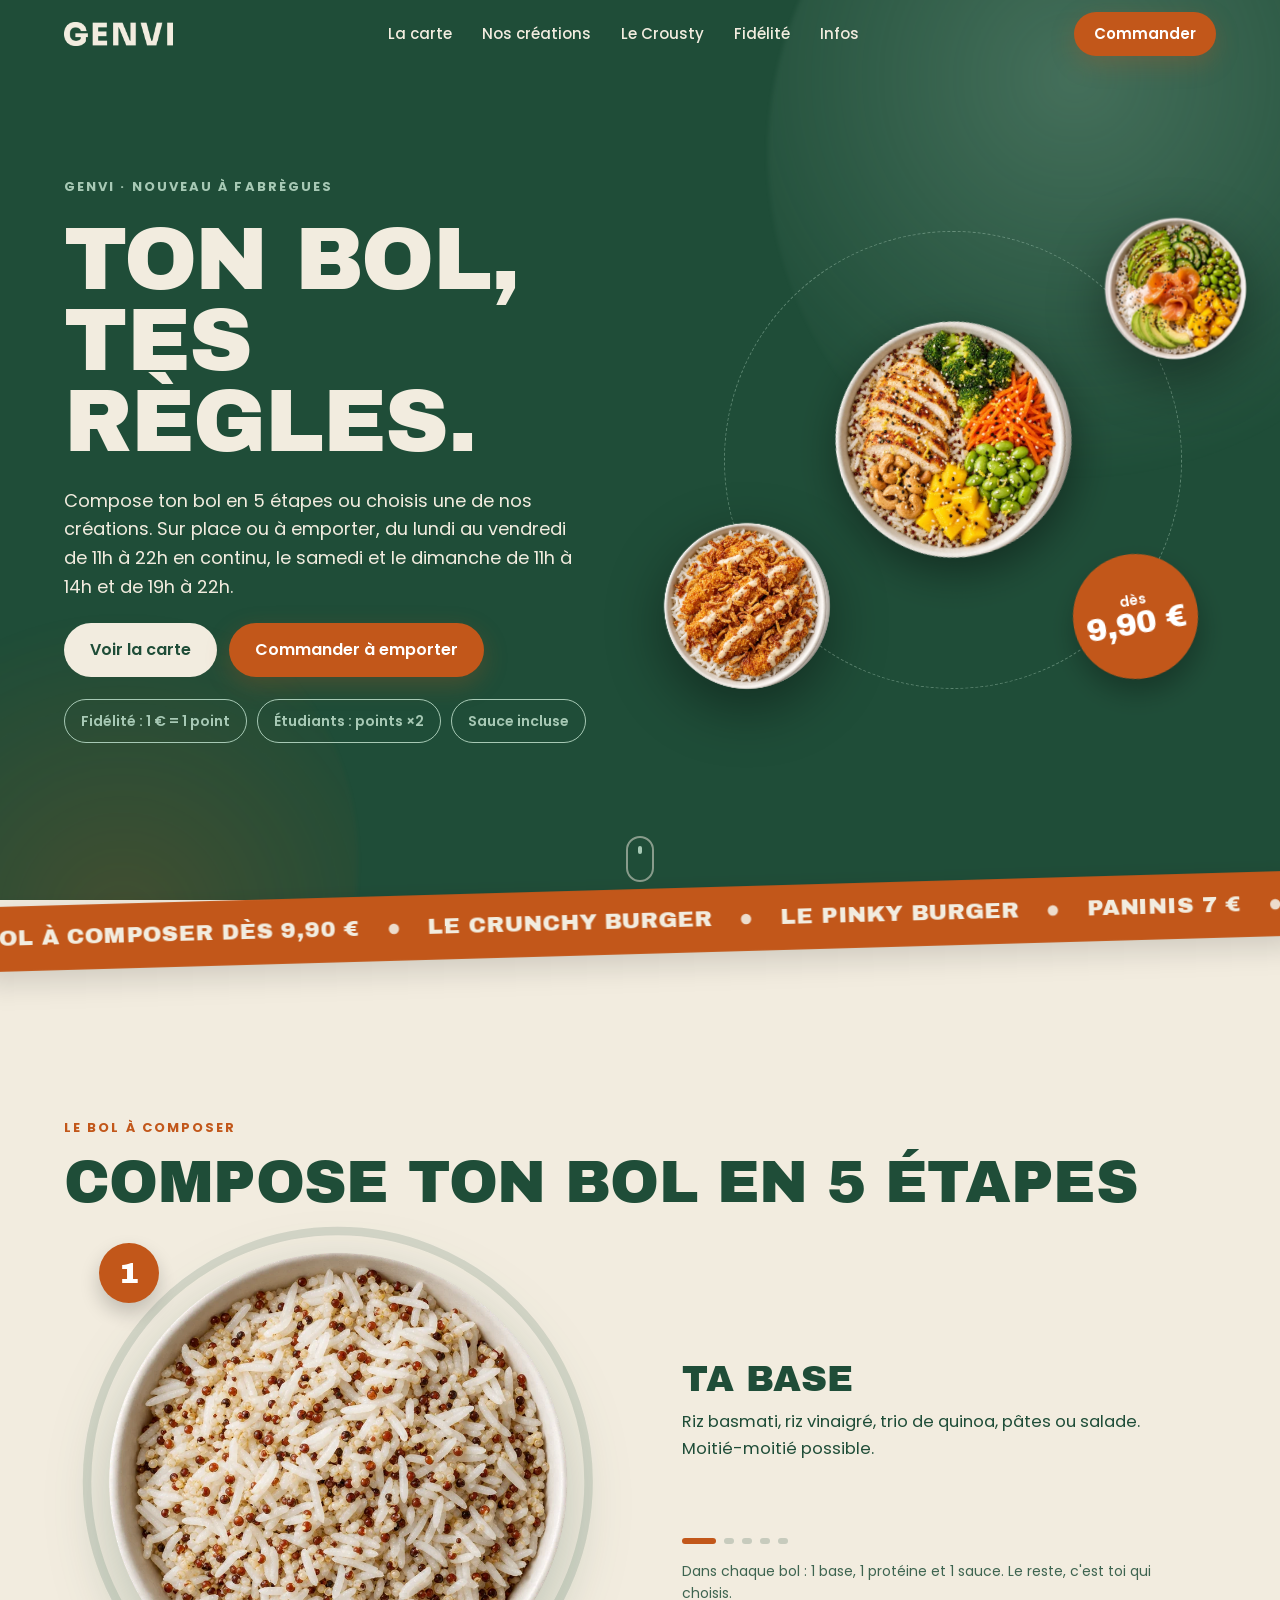
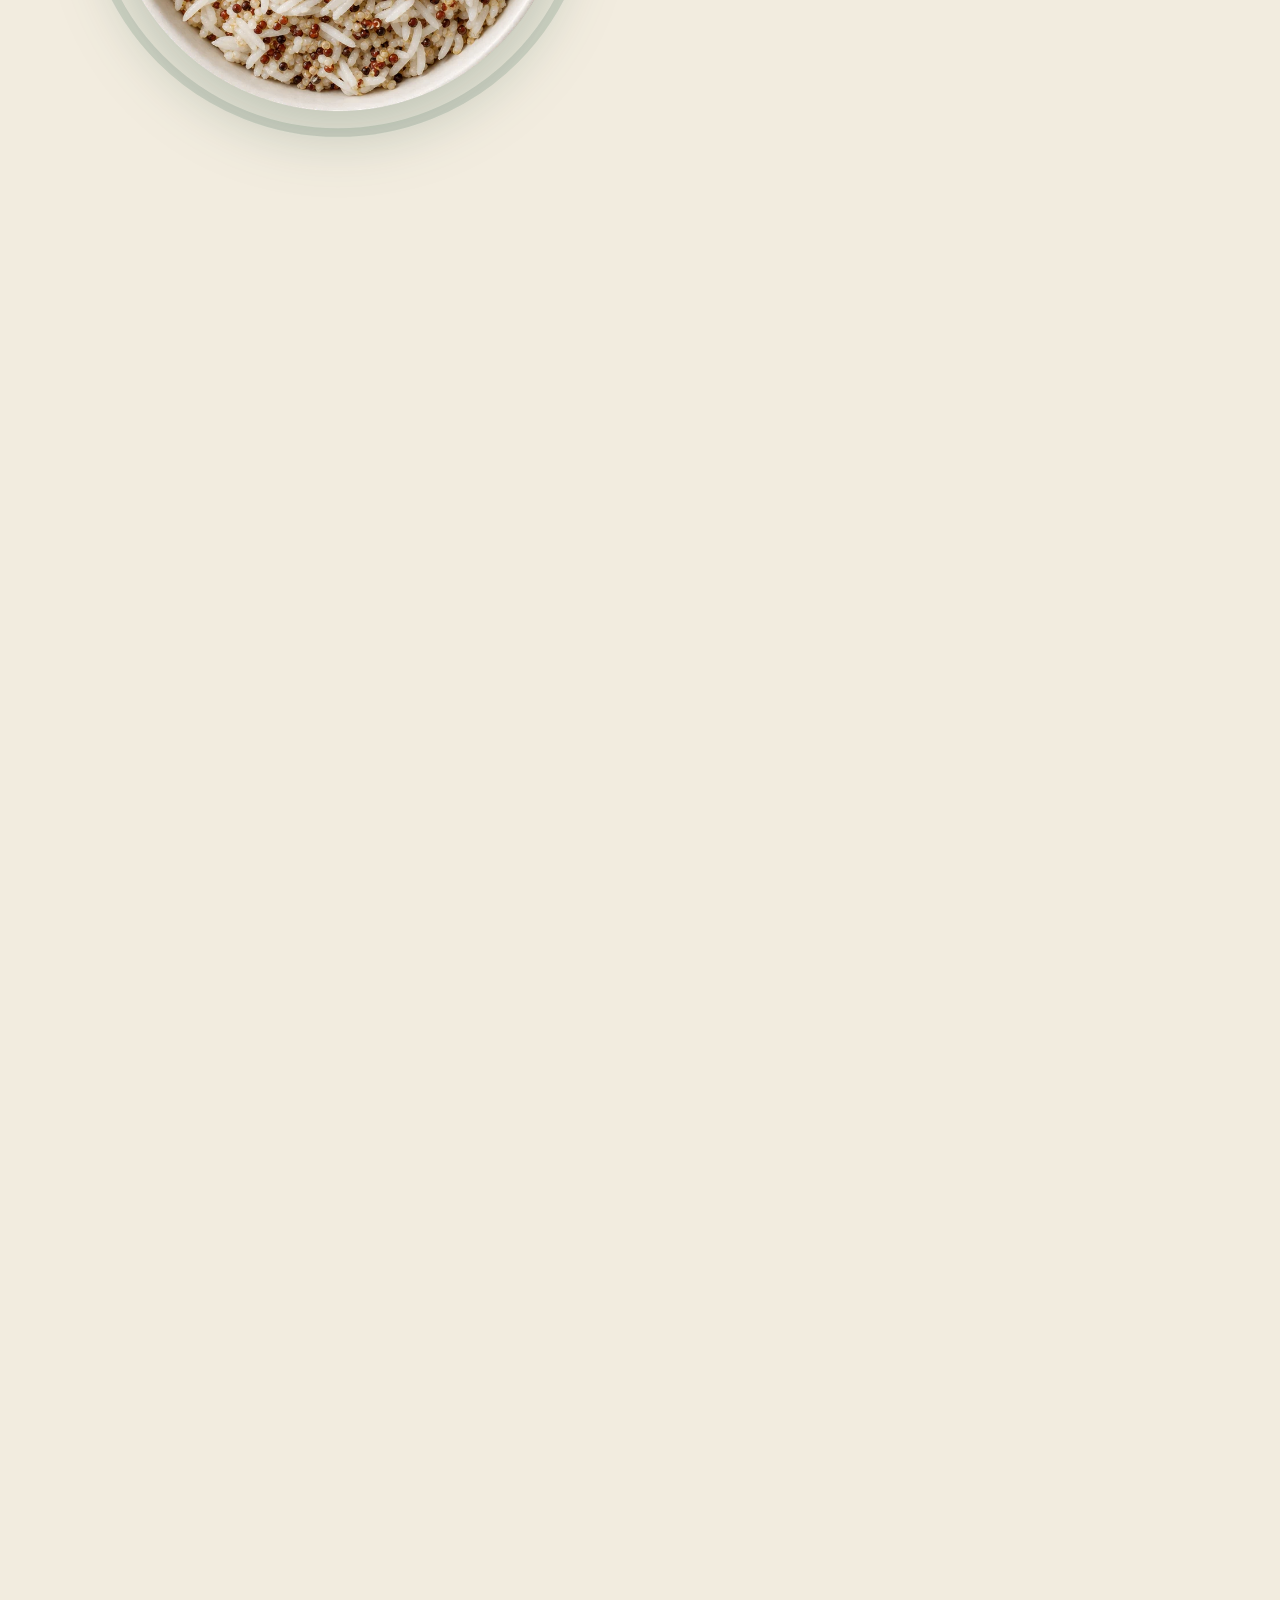
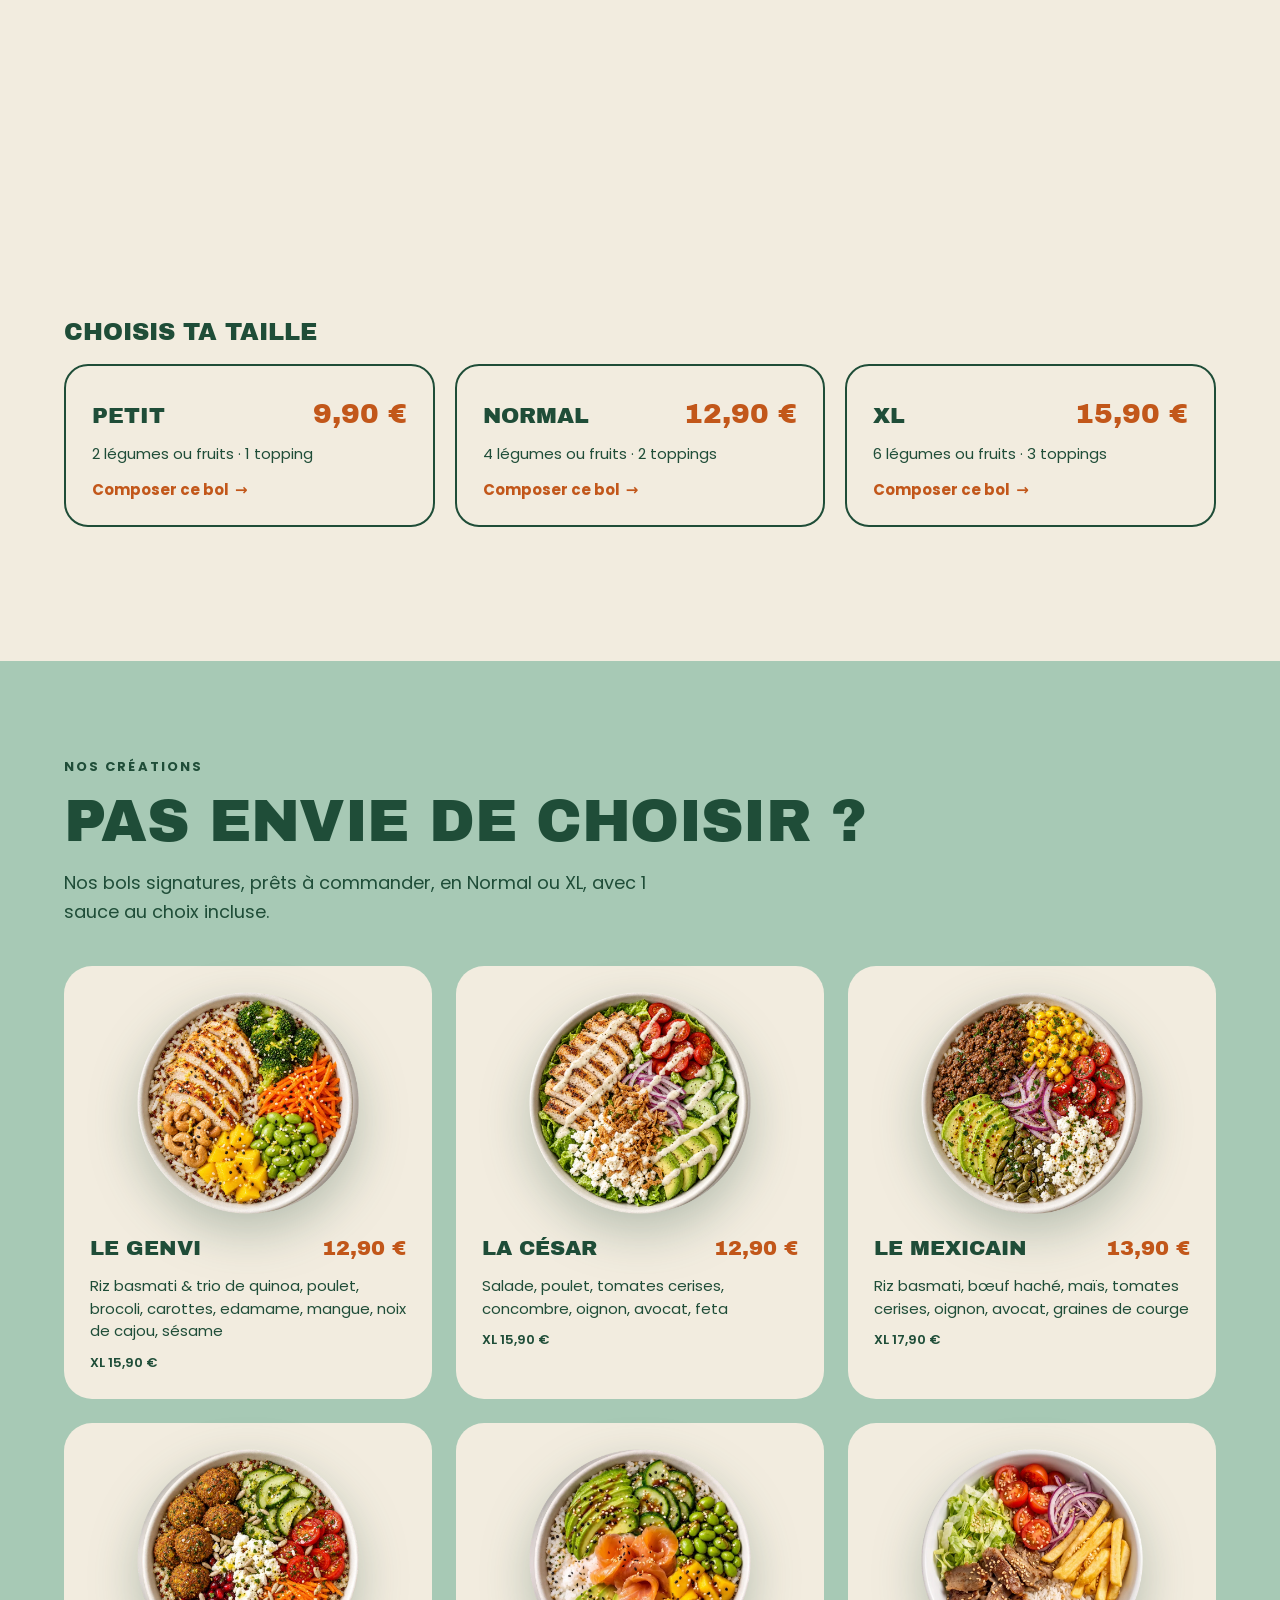
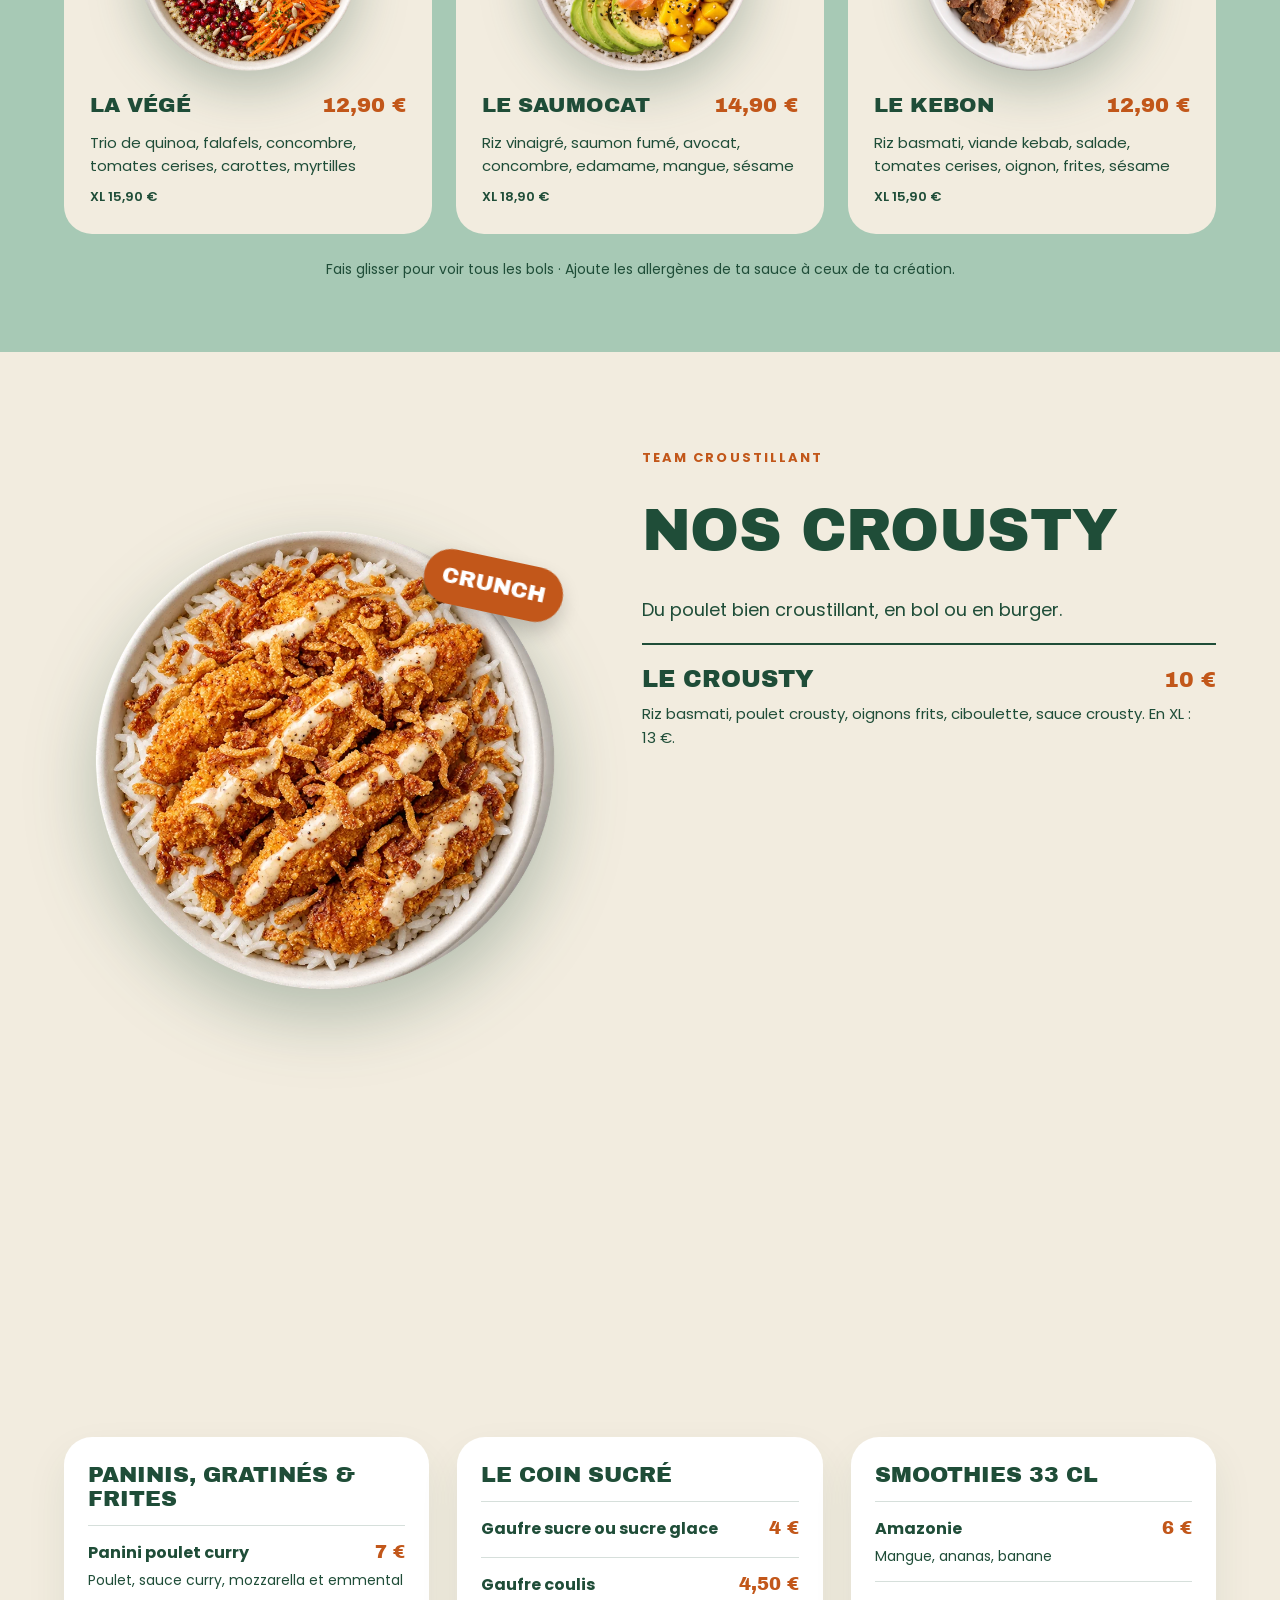
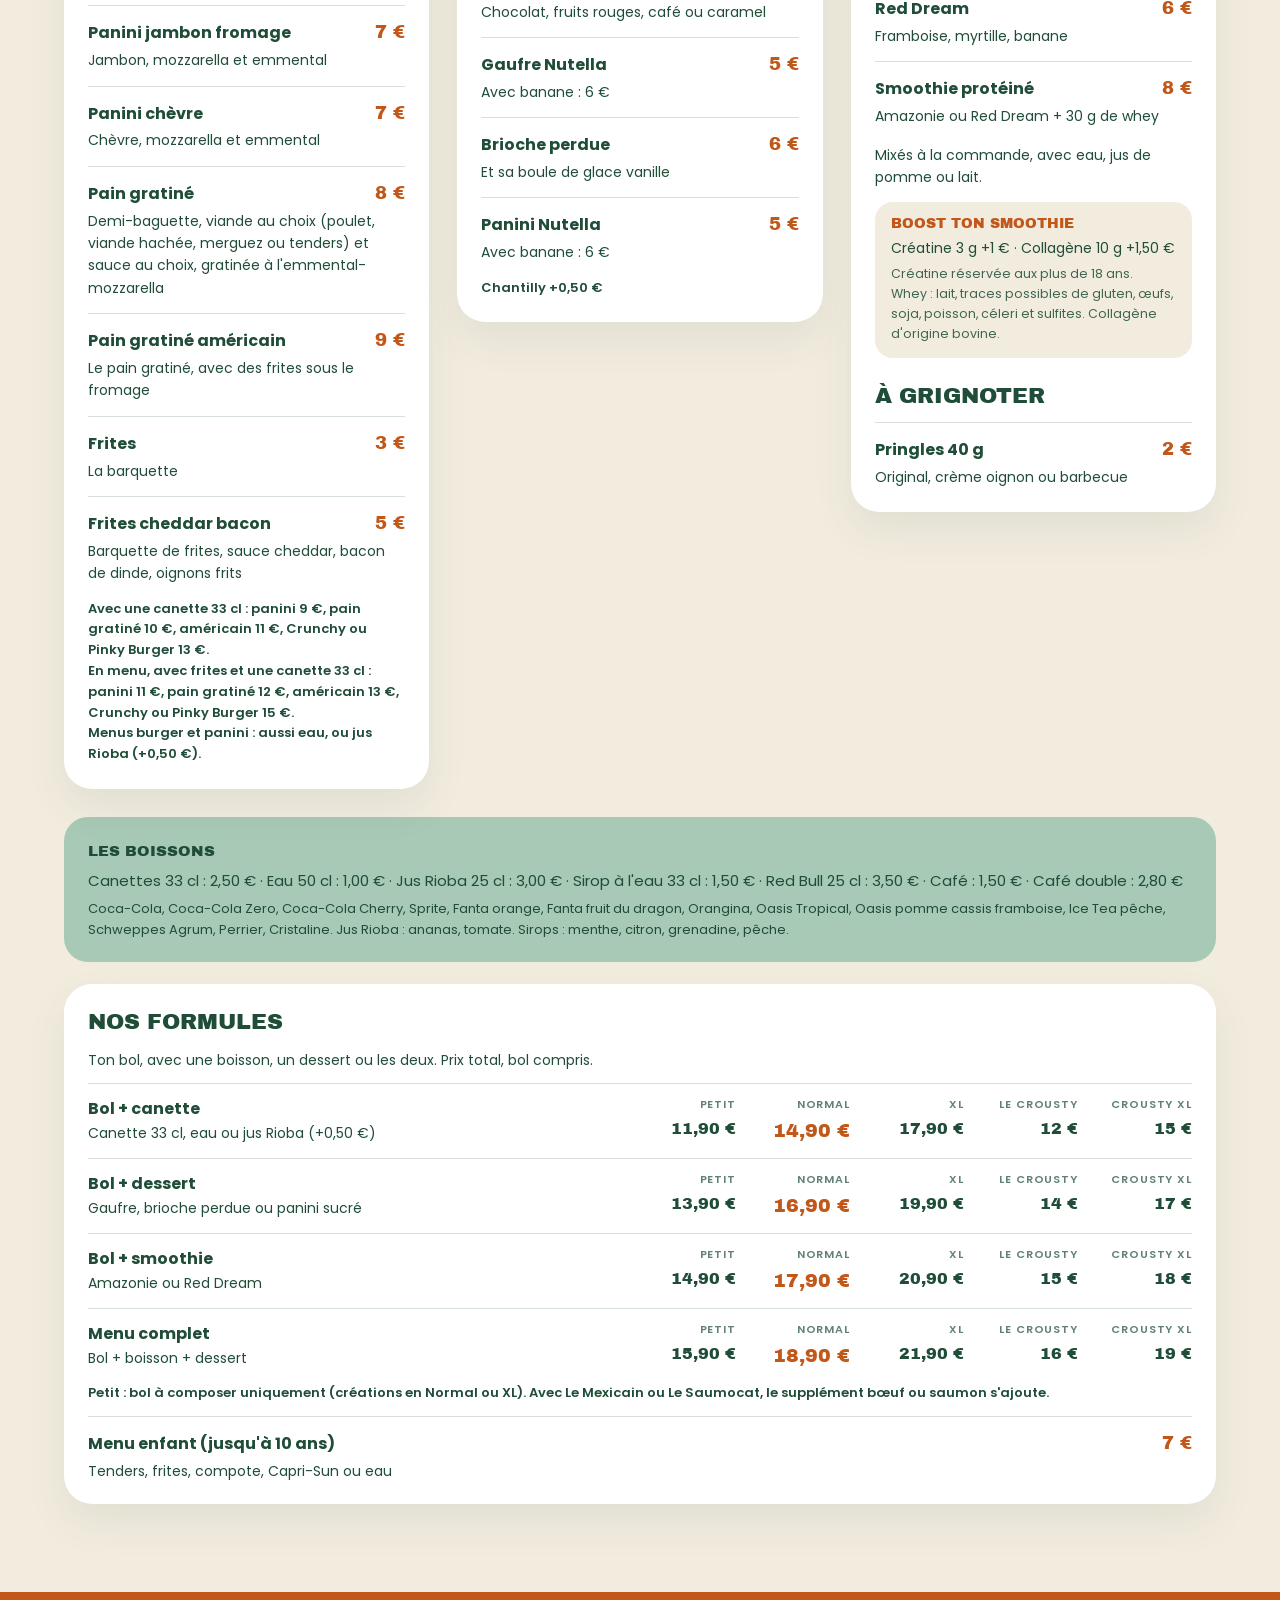
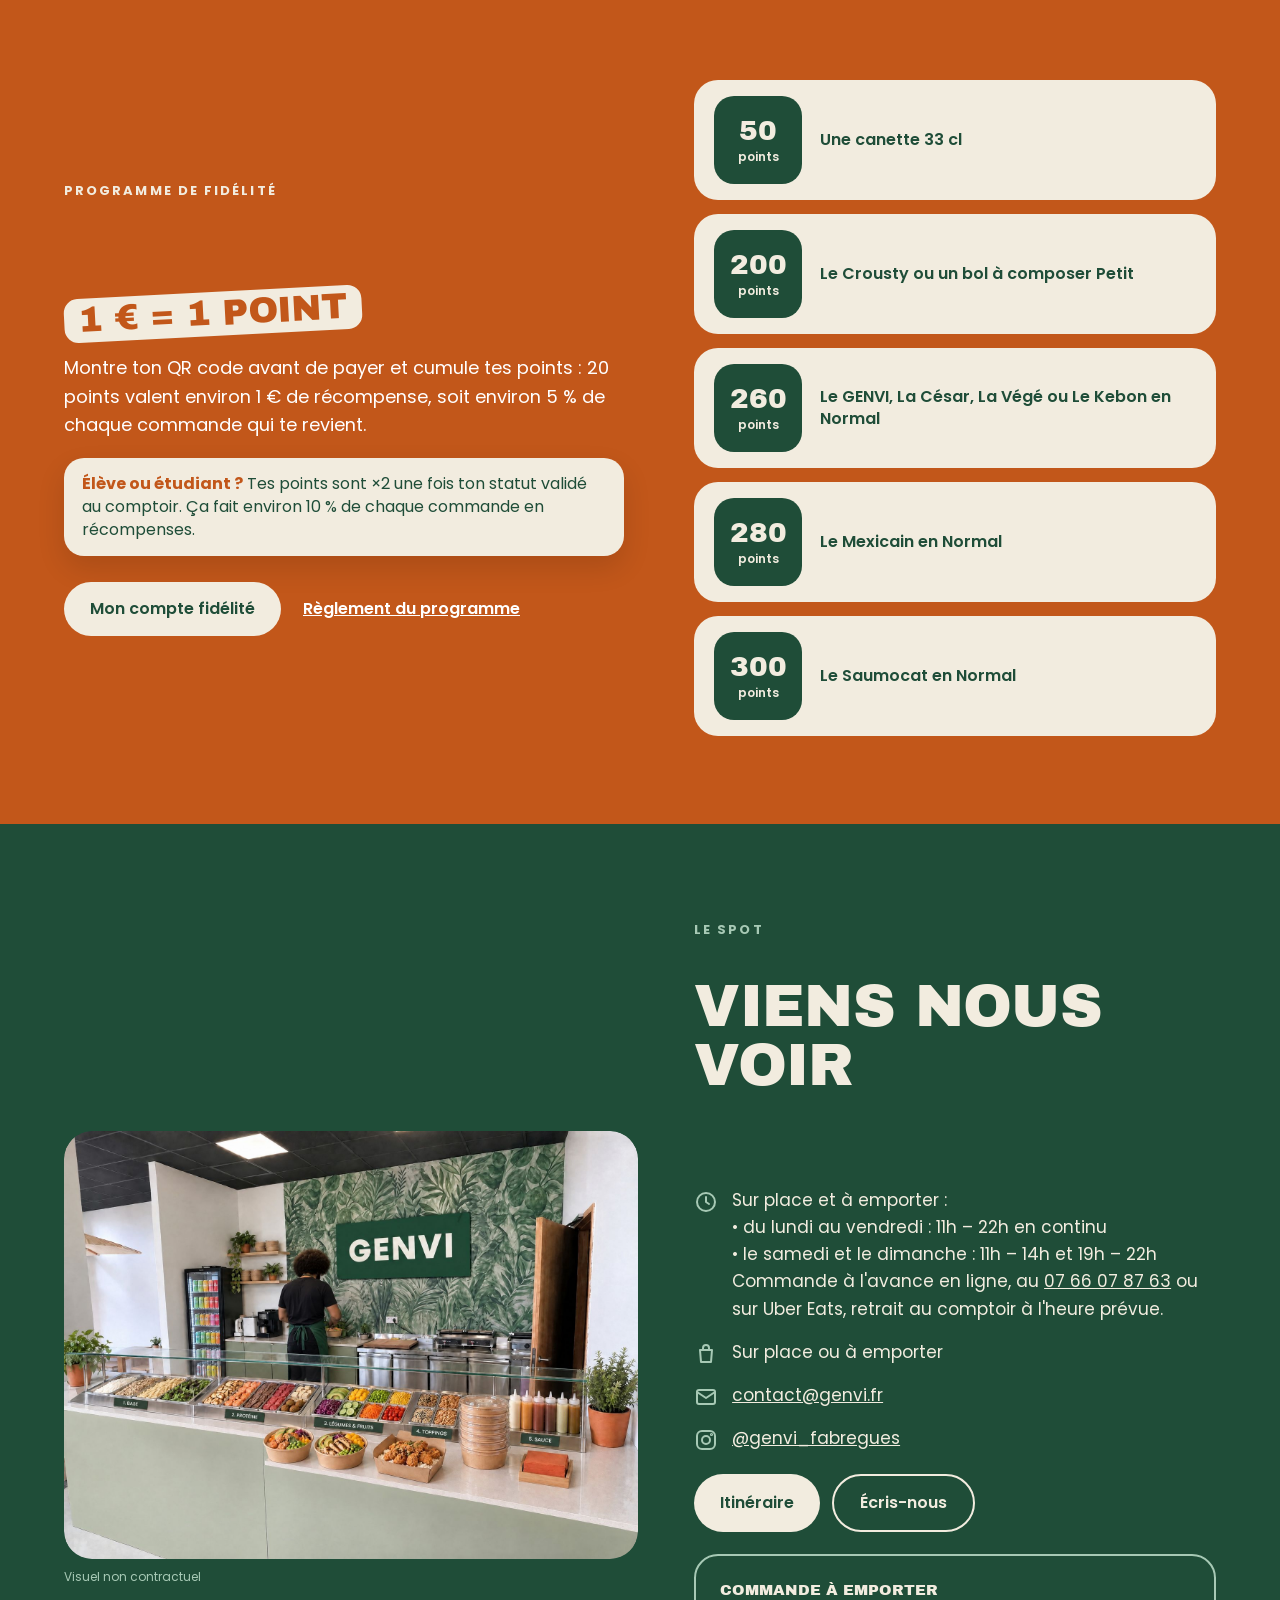
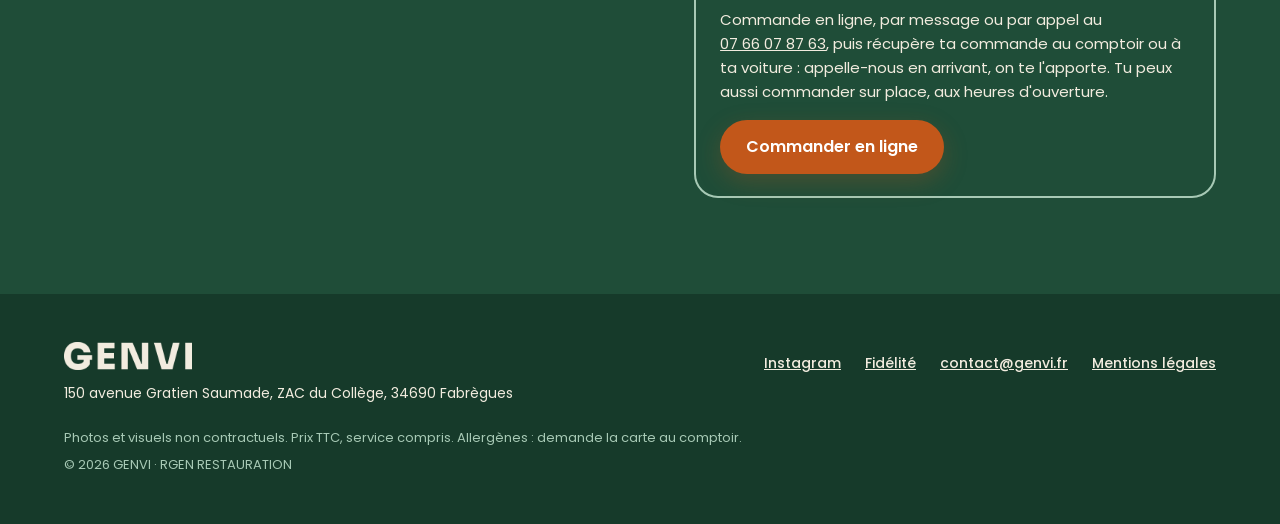
<file: index.html>
<!doctype html>
<html lang="fr">
<head>
<meta charset="utf-8">
<meta name="viewport" content="width=device-width, initial-scale=1">
<title>GENVI · Bols à composer à Fabrègues</title>
<meta name="description" content="GENVI, le spot à bols de Fabrègues : compose ton bol en 5 étapes dès 9,90 €, ou choisis une de nos créations. Crousty, paninis, pains gratinés, gaufres et smoothies, sur place ou à emporter, 7j/7.">
<link rel="canonical" href="https://genvi.fr/">
<meta name="theme-color" content="#1F4D38">
<meta property="og:type" content="website">
<meta property="og:url" content="https://genvi.fr/">
<meta property="og:title" content="GENVI · Ton bol, tes règles.">
<meta property="og:description" content="Compose ton bol en 5 étapes dès 9,90 €, à Fabrègues. Sur place ou à emporter.">
<meta property="og:image" content="https://genvi.fr/assets/img/og.jpg">
<meta property="og:locale" content="fr_FR">
<link rel="icon" href="assets/img/favicon-32.png" sizes="32x32" type="image/png">
<link rel="apple-touch-icon" href="assets/img/apple-touch-icon.png">
<link rel="preload" href="assets/fonts/ArchivoBlack.woff" as="font" type="font/woff" crossorigin>
<link rel="preload" href="assets/fonts/Poppins-400.woff2" as="font" type="font/woff2" crossorigin>
<link rel="stylesheet" href="assets/css/style.css">
<script>document.documentElement.classList.add('js');</script>
<script type="application/ld+json">{"@context":"https://schema.org","@type":"Restaurant","name":"GENVI","alternateName":"GENVI Fabrègues","url":"https://genvi.fr/","image":"https://genvi.fr/assets/img/og.jpg","telephone":"+33 7 66 07 87 63","email":"contact@genvi.fr","servesCuisine":["Bols","Poké","Crousty","Paninis","Pains gratinés","Gaufres","Smoothies"],"priceRange":"€","menu":"https://genvi.fr/#carte","hasMap":"https://g.page/r/CV-p-sZZE55ZEBM","address":{"@type":"PostalAddress","streetAddress":"150 avenue Gratien Saumade, ZAC du Collège","postalCode":"34690","addressLocality":"Fabrègues","addressCountry":"FR"},"openingHoursSpecification":[{"@type":"OpeningHoursSpecification","dayOfWeek":["Monday","Tuesday","Wednesday","Thursday","Friday"],"opens":"11:00","closes":"22:00"},{"@type":"OpeningHoursSpecification","dayOfWeek":["Saturday","Sunday"],"opens":"11:00","closes":"14:00"},{"@type":"OpeningHoursSpecification","dayOfWeek":["Saturday","Sunday"],"opens":"19:00","closes":"22:00"}],"sameAs":["https://www.instagram.com/genvi_fabregues/","https://www.tiktok.com/@genvi_fabregues","https://g.page/r/CV-p-sZZE55ZEBM"]}</script>
</head>
<body>

<div class="loader" id="loader" aria-hidden="true">
  <div class="loader__word">
    <span>G</span><span>E</span><span>N</span><span>V</span><span>I</span>
  </div>
</div>

<a class="skip" href="#carte">Aller à la carte</a>

<header class="nav" id="nav">
  <div class="nav__in">
    <a class="nav__logo" href="#top" aria-label="GENVI, retour en haut">
      <img src="assets/img/logo-genvi-creme.png" alt="GENVI" width="688" height="151">
    </a>
    <nav class="nav__links" aria-label="Navigation principale">
      <a href="#carte">La carte</a>
      <a href="#creations">Nos créations</a>
      <a href="#crousty">Le Crousty</a>
      <a href="#fidelite">Fidélité</a>
      <a href="#infos">Infos</a>
    </nav>
    <a class="btn btn--orange btn--sm nav__cta" href="https://restogen.fr/commander?code=GENVI" rel="noopener">Commander</a>
  </div>
</header>

<main id="top">

<!-- ========== HERO ========== -->
<section class="hero" aria-labelledby="hero-title">
  <div class="hero__blob hero__blob--1" aria-hidden="true"></div>
  <div class="hero__blob hero__blob--2" aria-hidden="true"></div>
  <div class="hero__in">
    <div class="hero__copy">
      <h1 class="hero__title" id="hero-title">
        <span class="hero__line"><span class="hero__word">Ton</span> <span class="hero__word">bol,</span></span>
        <span class="hero__line"><span class="hero__word">tes</span> <span class="hero__word">règles.</span></span>
        <span class="eyebrow eyebrow--mint hero__eyebrow" style="order:-1;font-family:var(--body);line-height:1.6;margin:0 0 22px">GENVI · Nouveau à Fabrègues</span>
      </h1>
    </div>

    <div class="hero__art" id="heroArt">
      <div class="hero__ring" aria-hidden="true"></div>
      <div class="hero__bowl hero__bowl--side hero__bowl--left" data-depth="0.6"><img src="assets/img/crousti.webp" alt="" width="800" height="800"></div>
      <div class="hero__bowl hero__bowl--side hero__bowl--right" data-depth="0.9"><img src="assets/img/bol-saumon-avocat.webp" alt="" width="800" height="800"></div>
      <div class="hero__bowl hero__bowl--main" data-depth="0.3"><img src="assets/img/bol-genvi.webp" alt="Le GENVI, bol vu de dessus" width="800" height="800"></div>
      <div class="hero__badge" aria-label="À partir de 9,90 euros">
        <span class="hero__badge-small">dès</span>
        <span class="hero__badge-price">9,90&nbsp;€</span>
      </div>
    </div>

    <div class="hero__more">
      <p class="hero__text">Compose ton bol en 5 étapes ou choisis une de nos créations. Sur place ou à emporter, du lundi au vendredi de 11h à 22h en continu, le samedi et le dimanche de 11h à 14h et de 19h à 22h.</p>
      <div class="hero__actions">
        <a class="btn btn--cream" href="#carte">Voir la carte</a>
        <a class="btn btn--orange" href="https://restogen.fr/commander?code=GENVI" rel="noopener">Commander à emporter</a>
      </div>
      <div class="hero__tags">
        <a class="tag" href="#fidelite">Fidélité : 1&nbsp;€ = 1&nbsp;point</a>
        <a class="tag" href="#fidelite">Étudiants : points ×2</a>
        <span class="tag">Sauce incluse</span>
      </div>
    </div>
  </div>
  <a class="hero__scroll" href="#carte" aria-label="Descendre vers la carte"><span></span></a>
</section>

<!-- ========== RUBAN ========== -->
<div class="ribbon" aria-hidden="true">
  <div class="ribbon__track">
    <span>Bol à composer dès 9,90&nbsp;€</span><i></i><span>Le Crunchy Burger</span><i></i><span>Le Pinky Burger</span><i></i><span>Paninis 7&nbsp;€</span><i></i><span>Pains gratinés dès 8&nbsp;€</span><i></i><span>Fidélité : 1&nbsp;€ = 1&nbsp;point</span><i></i><span>Élèves &amp; étudiants : points ×2</span><i></i><span>Lundi au vendredi : 11h–22h non-stop</span><i></i><span>Samedi et dimanche : 11h–14h et 19h–22h</span><i></i><span>Commande à l'avance en ligne</span><i></i><span>Gaufres &amp; smoothies</span><i></i><span>Sur place ou à emporter</span><i></i>
    <span>Bol à composer dès 9,90&nbsp;€</span><i></i><span>Le Crunchy Burger</span><i></i><span>Le Pinky Burger</span><i></i><span>Paninis 7&nbsp;€</span><i></i><span>Pains gratinés dès 8&nbsp;€</span><i></i><span>Fidélité : 1&nbsp;€ = 1&nbsp;point</span><i></i><span>Élèves &amp; étudiants : points ×2</span><i></i><span>Lundi au vendredi : 11h–22h non-stop</span><i></i><span>Samedi et dimanche : 11h–14h et 19h–22h</span><i></i><span>Commande à l'avance en ligne</span><i></i><span>Gaufres &amp; smoothies</span><i></i><span>Sur place ou à emporter</span><i></i>
  </div>
</div>

<!-- ========== COMPOSE (scroll) ========== -->
<section class="build" id="carte" aria-labelledby="build-title">
  <div class="build__sticky">
    <div class="build__head">
      <p class="eyebrow eyebrow--orange">Le bol à composer</p>
      <h2 class="h2" id="build-title">Compose ton bol en 5 étapes</h2>
    </div>
    <div class="build__stage">
      <div class="build__bowl" id="buildBowl">
        <svg class="build__ring" viewBox="0 0 100 100" aria-hidden="true">
          <circle class="build__ring-bg" cx="50" cy="50" r="47"></circle>
          <circle class="build__ring-fg" id="buildRing" cx="50" cy="50" r="47"></circle>
        </svg>
        <img class="build__layer is-active" data-step="1" src="assets/img/etape-1-base.webp" alt="Étape 1 : la base" width="800" height="800">
        <img class="build__layer" data-step="2" src="assets/img/etape-2-proteine.webp" alt="Étape 2 : la protéine" width="800" height="800" loading="lazy">
        <img class="build__layer" data-step="3" src="assets/img/etape-3-legumes-fruits.webp" alt="Étape 3 : les légumes et les fruits" width="800" height="800" loading="lazy">
        <img class="build__layer" data-step="4" src="assets/img/etape-4-toppings.webp" alt="Étape 4 : les toppings" width="800" height="800" loading="lazy">
        <img class="build__layer" data-step="5" src="assets/img/etape-5-sauce.webp" alt="Étape 5 : la sauce" width="800" height="800" loading="lazy">
        <div class="build__num" aria-hidden="true">
          <span class="is-active" data-step="1">1</span><span data-step="2">2</span><span data-step="3">3</span><span data-step="4">4</span><span data-step="5">5</span>
        </div>
      </div>
      <div class="build__copy">
        <ol class="build__steps">
          <li class="build__step is-active" data-step="1">
            <h3 class="h3">Ta base</h3>
            <p>Riz basmati, riz vinaigré, trio de quinoa, pâtes ou salade. Moitié-moitié possible.</p>
          </li>
          <li class="build__step" data-step="2">
            <h3 class="h3">Ta protéine</h3>
            <p>Poulet, bœuf haché, viande kebab, saumon fumé, thon, œufs, tofu, falafels ou poulet crousty.</p>
          </li>
          <li class="build__step" data-step="3">
            <h3 class="h3">Tes légumes &amp; fruits</h3>
            <p>Brocoli, chou rouge, edamame, patate douce, frites, avocat, mangue, myrtilles… et plein d'autres.</p>
          </li>
          <li class="build__step" data-step="4">
            <h3 class="h3">Tes toppings</h3>
            <p>Graines de courge, noix de cajou, noisettes, sésame, oignons frits, feta…</p>
          </li>
          <li class="build__step" data-step="5">
            <h3 class="h3">Ta sauce</h3>
            <p>Crousty, barbecue, ketchup, mayo, curry, César, soja sucrée ou salée, citron-huile d'olive, cheddar, Biggy.</p>
          </li>
        </ol>
        <div class="build__dots" aria-hidden="true">
          <i class="is-active"></i><i></i><i></i><i></i><i></i>
        </div>
        <p class="build__hint">Dans chaque bol : 1 base, 1 protéine et 1 sauce. Le reste, c'est toi qui choisis.</p>
      </div>
    </div>
  </div>
</section>

<!-- ========== TAILLES ========== -->
<section class="sizes" aria-labelledby="sizes-title">
  <div class="wrap">
    <h2 class="h3 sizes__title rv" id="sizes-title">Choisis ta taille</h2>
    <div class="sizes__grid">
      <a class="size rv" style="--i:0" href="https://restogen.fr/commander?code=GENVI&amp;produit=39833341-892d-4bd7-be96-c34bb102feee" rel="noopener">
        <div class="size__row"><span class="size__name">Petit</span><span class="size__price">9,90&nbsp;€</span></div>
        <p>2 légumes ou fruits · 1 topping</p>
        <span class="size__cta">Composer ce bol <span aria-hidden="true">→</span></span>
      </a>
      <a class="size rv" style="--i:1" href="https://restogen.fr/commander?code=GENVI&amp;produit=fd0b70cc-6b05-4b76-b08c-1bed2ca7cdba" rel="noopener">
        <div class="size__row"><span class="size__name">Normal</span><span class="size__price">12,90&nbsp;€</span></div>
        <p>4 légumes ou fruits · 2 toppings</p>
        <span class="size__cta">Composer ce bol <span aria-hidden="true">→</span></span>
      </a>
      <a class="size rv" style="--i:2" href="https://restogen.fr/commander?code=GENVI&amp;produit=8729dc53-b248-49ce-a266-7d017117befc" rel="noopener">
        <div class="size__row"><span class="size__name">XL</span><span class="size__price">15,90&nbsp;€</span></div>
        <p>6 légumes ou fruits · 3 toppings</p>
        <span class="size__cta">Composer ce bol <span aria-hidden="true">→</span></span>
      </a>
    </div>
    <p class="sizes__note rv">Saumon fumé : +2&nbsp;€ (+3&nbsp;€ en XL) · Bœuf : +1&nbsp;€ (+2&nbsp;€ en XL). Extras en supplément dès 0,80&nbsp;€.</p>
  </div>
</section>

<!-- ========== CRÉATIONS ========== -->
<section class="creations" id="creations" aria-labelledby="creations-title">
  <div class="wrap">
    <p class="eyebrow rv">Nos créations</p>
    <h2 class="h2 rv" id="creations-title">Pas envie de choisir ?</h2>
    <p class="lead rv">Nos bols signatures, prêts à commander, en Normal ou XL, avec 1 sauce au choix incluse.</p>
  </div>
  <div class="cards" id="cards">
    <article class="card rv" style="--i:0">
      <div class="card__img"><img src="assets/img/bol-genvi.webp" alt="Le GENVI" width="800" height="800" loading="lazy"></div>
      <div class="card__row"><h3 class="card__name">Le GENVI</h3><span class="card__price">12,90&nbsp;€</span></div>
      <p class="card__desc">Riz basmati &amp; trio de quinoa, poulet, brocoli, carottes, edamame, mangue, noix de cajou, sésame</p>
      <p class="card__meta">XL 15,90&nbsp;€</p>
    </article>
    <article class="card rv" style="--i:1">
      <div class="card__img"><img src="assets/img/bol-cesar.webp" alt="La César" width="800" height="800" loading="lazy"></div>
      <div class="card__row"><h3 class="card__name">La César</h3><span class="card__price">12,90&nbsp;€</span></div>
      <p class="card__desc">Salade, poulet, tomates cerises, concombre, oignon, avocat, feta</p>
      <p class="card__meta">XL 15,90&nbsp;€</p>
    </article>
    <article class="card rv" style="--i:2">
      <div class="card__img"><img src="assets/img/bol-mexicain.webp" alt="Le Mexicain" width="800" height="800" loading="lazy"></div>
      <div class="card__row"><h3 class="card__name">Le Mexicain</h3><span class="card__price">13,90&nbsp;€</span></div>
      <p class="card__desc">Riz basmati, bœuf haché, maïs, tomates cerises, oignon, avocat, graines de courge</p>
      <p class="card__meta">XL 17,90&nbsp;€</p>
    </article>
    <article class="card rv" style="--i:3">
      <div class="card__img"><img src="assets/img/bol-vege.webp" alt="La Végé" width="800" height="800" loading="lazy"></div>
      <div class="card__row"><h3 class="card__name">La Végé</h3><span class="card__price">12,90&nbsp;€</span></div>
      <p class="card__desc">Trio de quinoa, falafels, concombre, tomates cerises, carottes, myrtilles</p>
      <p class="card__meta">XL 15,90&nbsp;€</p>
    </article>
    <article class="card rv" style="--i:4">
      <div class="card__img"><img src="assets/img/bol-saumon-avocat.webp" alt="Le Saumocat" width="800" height="800" loading="lazy"></div>
      <div class="card__row"><h3 class="card__name">Le Saumocat</h3><span class="card__price">14,90&nbsp;€</span></div>
      <p class="card__desc">Riz vinaigré, saumon fumé, avocat, concombre, edamame, mangue, sésame</p>
      <p class="card__meta">XL 18,90&nbsp;€</p>
    </article>
    <article class="card rv" style="--i:5">
      <div class="card__img"><img src="assets/img/bol-kebon.webp" alt="Le Kebon" width="800" height="800" loading="lazy"></div>
      <div class="card__row"><h3 class="card__name">Le Kebon</h3><span class="card__price">12,90&nbsp;€</span></div>
      <p class="card__desc">Riz basmati, viande kebab, salade, tomates cerises, oignon, frites, sésame</p>
      <p class="card__meta">XL 15,90&nbsp;€</p>
    </article>
  </div>
  <p class="creations__note rv">Fais glisser pour voir tous les bols · Ajoute les allergènes de ta sauce à ceux de ta création.</p>
</section>

<!-- ========== CROUSTY ========== -->
<section class="crousty" id="crousty" aria-labelledby="crousty-title">
  <div class="wrap crousty__in">
    <div class="crousty__art rv">
      <div class="crousty__halo" aria-hidden="true"></div>
      <img class="crousty__img" src="assets/img/crousti.webp" alt="Le Crousty, poulet crousty sur riz" width="800" height="800" loading="lazy">
      <span class="crousty__stamp" aria-hidden="true">Crunch</span>
    </div>
    <div class="crousty__copy">
      <p class="eyebrow eyebrow--orange rv">Team croustillant</p>
      <h2 class="h2 rv" id="crousty-title">Nos Crousty</h2>
      <p class="lead rv">Du poulet bien croustillant, en bol ou en burger.</p>
      <div class="item rv">
        <div class="item__row"><h3 class="h3">Le Crousty</h3><span class="item__price">10&nbsp;€</span></div>
        <p>Riz basmati, poulet crousty, oignons frits, ciboulette, sauce crousty. En XL : 13&nbsp;€.</p>
      </div>
      <div class="item rv">
        <div class="item__row"><h3 class="h3">Le Crunchy Burger</h3><span class="item__price">11&nbsp;€</span></div>
        <p>Pain burger, galette de pommes de terre, poulet crousty, tomate, oignon, salade, sauce Biggy, bacon de dinde, cheddar. Avec une canette 33&nbsp;cl : 13&nbsp;€. En menu, avec frites et une boisson au choix (canette 33&nbsp;cl, eau, ou jus Rioba +0,50&nbsp;€) : 15&nbsp;€.</p>
      </div>
      <div class="item rv">
        <div class="item__row"><h3 class="h3">Le Pinky Burger</h3><span class="item__price">11&nbsp;€</span></div>
        <p>La recette du Crunchy Burger, avec un pain rose. Avec une canette 33&nbsp;cl : 13&nbsp;€. En menu, avec frites et une boisson au choix (canette 33&nbsp;cl, eau, ou jus Rioba +0,50&nbsp;€) : 15&nbsp;€.</p>
      </div>
    </div>
  </div>
</section>

<!-- ========== ET AUSSI ========== -->
<section class="extra" id="et-aussi" aria-labelledby="extra-title">
  <div class="wrap">
    <p class="eyebrow eyebrow--orange rv">Et aussi</p>
    <h2 class="h2 rv" id="extra-title">Paninis, gratinés, gaufres &amp; smoothies</h2>
    <div class="extra__grid">
      <div class="menu rv" style="--i:0">
        <h3 class="menu__title">Paninis, gratinés &amp; frites</h3>
        <div class="menu__item">
          <div class="menu__row"><span class="menu__name">Panini poulet curry</span><span class="menu__price">7&nbsp;€</span></div>
          <p class="menu__desc">Poulet, sauce curry, mozzarella et emmental</p>
        </div>
        <div class="menu__item">
          <div class="menu__row"><span class="menu__name">Panini jambon fromage</span><span class="menu__price">7&nbsp;€</span></div>
          <p class="menu__desc">Jambon, mozzarella et emmental</p>
        </div>
        <div class="menu__item">
          <div class="menu__row"><span class="menu__name">Panini chèvre</span><span class="menu__price">7&nbsp;€</span></div>
          <p class="menu__desc">Chèvre, mozzarella et emmental</p>
        </div>
        <div class="menu__item">
          <div class="menu__row"><span class="menu__name">Pain gratiné</span><span class="menu__price">8&nbsp;€</span></div>
          <p class="menu__desc">Demi-baguette, viande au choix (poulet, viande hachée, merguez ou tenders) et sauce au choix, gratinée à l'emmental-mozzarella</p>
        </div>
        <div class="menu__item">
          <div class="menu__row"><span class="menu__name">Pain gratiné américain</span><span class="menu__price">9&nbsp;€</span></div>
          <p class="menu__desc">Le pain gratiné, avec des frites sous le fromage</p>
        </div>
        <div class="menu__item">
          <div class="menu__row"><span class="menu__name">Frites</span><span class="menu__price">3&nbsp;€</span></div>
          <p class="menu__desc">La barquette</p>
        </div>
        <div class="menu__item">
          <div class="menu__row"><span class="menu__name">Frites cheddar bacon</span><span class="menu__price">5&nbsp;€</span></div>
          <p class="menu__desc">Barquette de frites, sauce cheddar, bacon de dinde, oignons frits</p>
        </div>
        <p class="menu__note">Avec une canette 33&nbsp;cl : panini 9&nbsp;€, pain gratiné 10&nbsp;€, américain 11&nbsp;€, Crunchy ou Pinky Burger 13&nbsp;€.<br>En menu, avec frites et une canette 33&nbsp;cl : panini 11&nbsp;€, pain gratiné 12&nbsp;€, américain 13&nbsp;€, Crunchy ou Pinky Burger 15&nbsp;€.<br>Menus burger et panini : aussi eau, ou jus Rioba (+0,50&nbsp;€).</p>
      </div>
      <div class="menu rv" style="--i:1">
        <h3 class="menu__title">Le coin sucré</h3>
        <div class="menu__item">
          <div class="menu__row"><span class="menu__name">Gaufre sucre ou sucre glace</span><span class="menu__price">4&nbsp;€</span></div>
        </div>
        <div class="menu__item">
          <div class="menu__row"><span class="menu__name">Gaufre coulis</span><span class="menu__price">4,50&nbsp;€</span></div>
          <p class="menu__desc">Chocolat, fruits rouges, café ou caramel</p>
        </div>
        <div class="menu__item">
          <div class="menu__row"><span class="menu__name">Gaufre Nutella</span><span class="menu__price">5&nbsp;€</span></div>
          <p class="menu__desc">Avec banane : 6&nbsp;€</p>
        </div>
        <div class="menu__item">
          <div class="menu__row"><span class="menu__name">Brioche perdue</span><span class="menu__price">6&nbsp;€</span></div>
          <p class="menu__desc">Et sa boule de glace vanille</p>
        </div>
        <div class="menu__item">
          <div class="menu__row"><span class="menu__name">Panini Nutella</span><span class="menu__price">5&nbsp;€</span></div>
          <p class="menu__desc">Avec banane : 6&nbsp;€</p>
        </div>
        <p class="menu__note">Chantilly +0,50&nbsp;€</p>
      </div>
      <div class="menu rv" style="--i:2">
        <h3 class="menu__title">Smoothies 33&nbsp;cl</h3>
        <div class="menu__item">
          <div class="menu__row"><span class="menu__name">Amazonie</span><span class="menu__price">6&nbsp;€</span></div>
          <p class="menu__desc">Mangue, ananas, banane</p>
        </div>
        <div class="menu__item">
          <div class="menu__row"><span class="menu__name">Red Dream</span><span class="menu__price">6&nbsp;€</span></div>
          <p class="menu__desc">Framboise, myrtille, banane</p>
        </div>
        <div class="menu__item">
          <div class="menu__row"><span class="menu__name">Smoothie protéiné</span><span class="menu__price">8&nbsp;€</span></div>
          <p class="menu__desc">Amazonie ou Red Dream + 30&nbsp;g de whey</p>
        </div>
        <p class="menu__desc">Mixés à la commande, avec eau, jus de pomme ou lait.</p>
        <div class="menu__boost">
          <p class="menu__boost-title">Boost ton smoothie</p>
          <p>Créatine 3&nbsp;g +1&nbsp;€ · Collagène 10&nbsp;g +1,50&nbsp;€</p>
          <p class="menu__boost-note">Créatine réservée aux plus de 18 ans. Whey&nbsp;: lait, traces possibles de gluten, œufs, soja, poisson, céleri et sulfites. Collagène d'origine bovine.</p>
        </div>
        <h3 class="menu__title menu__title--sub">À grignoter</h3>
        <div class="menu__item">
          <div class="menu__row"><span class="menu__name">Pringles 40&nbsp;g</span><span class="menu__price">2&nbsp;€</span></div>
          <p class="menu__desc">Original, crème oignon ou barbecue</p>
        </div>
      </div>
    </div>
    <div class="drinks rv">
      <p class="drinks__title">Les boissons</p>
      <p>Canettes 33&nbsp;cl : 2,50&nbsp;€ · Eau 50&nbsp;cl : 1,00&nbsp;€ · Jus Rioba 25&nbsp;cl : 3,00&nbsp;€ · Sirop à l'eau 33&nbsp;cl : 1,50&nbsp;€ · Red Bull 25&nbsp;cl : 3,50&nbsp;€ · Café : 1,50&nbsp;€ · Café double : 2,80&nbsp;€</p>
      <p class="small">Coca-Cola, Coca-Cola Zero, Coca-Cola Cherry, Sprite, Fanta orange, Fanta fruit du dragon, Orangina, Oasis Tropical, Oasis pomme cassis framboise, Ice Tea pêche, Schweppes Agrum, Perrier, Cristaline. Jus Rioba : ananas, tomate. Sirops : menthe, citron, grenadine, pêche.</p>
    </div>
    <div class="formules rv">
      <h3 class="menu__title">Nos formules</h3>
      <p class="menu__desc">Ton bol, avec une boisson, un dessert ou les deux. Prix total, bol compris.</p>
      <div class="fx">
        <div class="fx__row">
          <div class="fx__name"><span class="menu__name">Bol + canette</span><span class="menu__desc">Canette 33&nbsp;cl, eau ou jus Rioba (+0,50&nbsp;€)</span></div>
          <dl class="fx__prices"><div><dt>Petit</dt><dd>11,90&nbsp;€</dd></div><div class="is-main"><dt>Normal</dt><dd>14,90&nbsp;€</dd></div><div><dt>XL</dt><dd>17,90&nbsp;€</dd></div><div><dt>Le Crousty</dt><dd>12&nbsp;€</dd></div><div><dt>Crousty XL</dt><dd>15&nbsp;€</dd></div></dl>
        </div>
        <div class="fx__row">
          <div class="fx__name"><span class="menu__name">Bol + dessert</span><span class="menu__desc">Gaufre, brioche perdue ou panini sucré</span></div>
          <dl class="fx__prices"><div><dt>Petit</dt><dd>13,90&nbsp;€</dd></div><div class="is-main"><dt>Normal</dt><dd>16,90&nbsp;€</dd></div><div><dt>XL</dt><dd>19,90&nbsp;€</dd></div><div><dt>Le Crousty</dt><dd>14&nbsp;€</dd></div><div><dt>Crousty XL</dt><dd>17&nbsp;€</dd></div></dl>
        </div>
        <div class="fx__row">
          <div class="fx__name"><span class="menu__name">Bol + smoothie</span><span class="menu__desc">Amazonie ou Red Dream</span></div>
          <dl class="fx__prices"><div><dt>Petit</dt><dd>14,90&nbsp;€</dd></div><div class="is-main"><dt>Normal</dt><dd>17,90&nbsp;€</dd></div><div><dt>XL</dt><dd>20,90&nbsp;€</dd></div><div><dt>Le Crousty</dt><dd>15&nbsp;€</dd></div><div><dt>Crousty XL</dt><dd>18&nbsp;€</dd></div></dl>
        </div>
        <div class="fx__row">
          <div class="fx__name"><span class="menu__name">Menu complet</span><span class="menu__desc">Bol + boisson + dessert</span></div>
          <dl class="fx__prices"><div><dt>Petit</dt><dd>15,90&nbsp;€</dd></div><div class="is-main"><dt>Normal</dt><dd>18,90&nbsp;€</dd></div><div><dt>XL</dt><dd>21,90&nbsp;€</dd></div><div><dt>Le Crousty</dt><dd>16&nbsp;€</dd></div><div><dt>Crousty XL</dt><dd>19&nbsp;€</dd></div></dl>
        </div>
      </div>
      <p class="menu__note">Petit : bol à composer uniquement (créations en Normal ou XL). Avec Le Mexicain ou Le Saumocat, le supplément bœuf ou saumon s'ajoute.</p>
      <div class="menu__item">
        <div class="menu__row"><span class="menu__name">Menu enfant (jusqu'à 10 ans)</span><span class="menu__price">7&nbsp;€</span></div>
        <p class="menu__desc">Tenders, frites, compote, Capri-Sun ou eau</p>
      </div>
    </div>
  </div>
</section>

<!-- ========== FIDÉLITÉ ========== -->
<section class="loyalty" id="fidelite" aria-labelledby="loyalty-title">
  <div class="wrap loyalty__in">
    <div class="loyalty__copy">
      <p class="eyebrow eyebrow--cream rv">Programme de fidélité</p>
      <h2 class="h2 rv" id="loyalty-title">Fidélité GENVI</h2>
      <p class="loyalty__big rv"><span class="promo__num">1&nbsp;€ = 1&nbsp;point</span></p>
      <p class="lead rv">Montre ton QR code avant de payer et cumule tes points : 20 points valent environ 1&nbsp;€ de récompense, soit environ 5&nbsp;% de chaque commande qui te revient.</p>
      <p class="loyalty__student rv"><strong>Élève ou étudiant ?</strong> Tes points sont ×2 une fois ton statut validé au comptoir. Ça fait environ 10&nbsp;% de chaque commande en récompenses.</p>
      <div class="loyalty__actions rv">
        <a class="btn btn--cream" href="https://fidelite.genvi.fr" rel="noopener">Mon compte fidélité</a>
        <a class="loyalty__link" href="https://fidelite.genvi.fr/reglement" rel="noopener">Règlement du programme</a>
      </div>
    </div>
    <ul class="rewards" aria-label="Les récompenses">
      <li class="reward rv" style="--i:0"><span class="reward__pts">50<small>points</small></span><span class="reward__txt">Une canette 33&nbsp;cl</span></li>
      <li class="reward rv" style="--i:1"><span class="reward__pts">200<small>points</small></span><span class="reward__txt">Le Crousty ou un bol à composer Petit</span></li>
      <li class="reward rv" style="--i:2"><span class="reward__pts">260<small>points</small></span><span class="reward__txt">Le GENVI, La César, La Végé ou Le Kebon en Normal</span></li>
      <li class="reward rv" style="--i:3"><span class="reward__pts">280<small>points</small></span><span class="reward__txt">Le Mexicain en Normal</span></li>
      <li class="reward rv" style="--i:4"><span class="reward__pts">300<small>points</small></span><span class="reward__txt">Le Saumocat en Normal</span></li>
    </ul>
  </div>
</section>

<!-- ========== INFOS ========== -->
<section class="infos" id="infos" aria-labelledby="infos-title">
  <div class="wrap infos__in">
    <figure class="infos__photo rv">
      <img src="assets/img/salle-genvi.jpg" alt="Le comptoir de GENVI avec le bar à bols" width="1600" height="1194" loading="lazy">
      <figcaption>Visuel non contractuel</figcaption>
    </figure>
    <div class="infos__copy">
      <p class="eyebrow eyebrow--mint rv">Le spot</p>
      <h2 class="h2 rv" id="infos-title">Viens nous voir</h2>
      <ul class="infos__list">
        <li class="rv" style="--i:0">
          <svg viewBox="0 0 24 24" aria-hidden="true"><path d="M12 21s-7-6.2-7-11a7 7 0 0 1 14 0c0 4.8-7 11-7 11z"/><circle cx="12" cy="10" r="2.5"/></svg>
          <span>150 avenue Gratien Saumade<br>ZAC du Collège, 34690 Fabrègues</span>
        </li>
        <li class="rv" style="--i:1">
          <svg viewBox="0 0 24 24" aria-hidden="true"><circle cx="12" cy="12" r="9"/><path d="M12 7v5l3 2"/></svg>
          <span>Sur place et à emporter :<br>• du lundi au vendredi : 11h – 22h en continu<br>• le samedi et le dimanche : 11h – 14h et 19h – 22h<br>Commande à l'avance en ligne, au <a href="tel:+33766078763">07&nbsp;66&nbsp;07&nbsp;87&nbsp;63</a> ou sur Uber Eats, retrait au comptoir à l'heure prévue.</span>
        </li>
        <li class="rv" style="--i:2">
          <svg viewBox="0 0 24 24" aria-hidden="true"><path d="M6 8h12l-1 12H7L6 8z"/><path d="M9 8V6a3 3 0 0 1 6 0v2"/></svg>
          <span>Sur place ou à emporter</span>
        </li>
        <li class="rv" style="--i:3">
          <svg viewBox="0 0 24 24" aria-hidden="true"><rect x="3" y="5" width="18" height="14" rx="2"/><path d="M3 7l9 6 9-6"/></svg>
          <a href="mailto:contact@genvi.fr">contact@genvi.fr</a>
        </li>
        <li class="rv" style="--i:4">
          <svg viewBox="0 0 24 24" aria-hidden="true"><rect x="3" y="3" width="18" height="18" rx="5"/><circle cx="12" cy="12" r="4"/><circle cx="17.5" cy="6.5" r="0.6"/></svg>
          <a href="https://www.instagram.com/genvi_fabregues/" rel="noopener">@genvi_fabregues</a>
        </li>
      </ul>
      <div class="infos__actions rv">
        <a class="btn btn--cream" href="https://www.google.com/maps/search/?api=1&amp;query=150%20avenue%20Gratien%20Saumade%2034690%20Fabr%C3%A8gues" rel="noopener">Itinéraire</a>
        <a class="btn btn--ghost" href="mailto:contact@genvi.fr">Écris-nous</a>
      </div>
      <div class="order rv" id="commander">
        <p class="order__title">Commande à emporter</p>
        <p>Commande en ligne, par message ou par appel au <a href="tel:+33766078763">07&nbsp;66&nbsp;07&nbsp;87&nbsp;63</a>, puis récupère ta commande au comptoir ou à ta voiture : appelle-nous en arrivant, on te l'apporte. Tu peux aussi commander sur place, aux heures d'ouverture.</p>
        <a class="btn btn--orange order__btn" href="https://restogen.fr/commander?code=GENVI" rel="noopener">Commander en ligne</a>
      </div>
    </div>
  </div>
</section>

</main>

<footer class="foot">
  <div class="wrap foot__in">
    <div class="foot__brand">
      <img src="assets/img/logo-genvi-creme.png" alt="GENVI" width="688" height="151">
      <p>150 avenue Gratien Saumade, ZAC du Collège, 34690 Fabrègues</p>
    </div>
    <nav class="foot__links" aria-label="Liens utiles">
      <a href="https://www.instagram.com/genvi_fabregues/" rel="noopener">Instagram</a>
      <a href="https://fidelite.genvi.fr" rel="noopener">Fidélité</a>
      <a href="mailto:contact@genvi.fr">contact@genvi.fr</a>
      <a href="mentions-legales.html">Mentions légales</a>
    </nav>
    <div class="foot__legal">
      <p>Photos et visuels non contractuels. Prix TTC, service compris. Allergènes : demande la carte au comptoir.</p>
      <p>© 2026 GENVI · RGEN RESTAURATION</p>
    </div>
  </div>
</footer>

<script src="assets/js/main.js" defer></script>
</body>
</html>
</file>
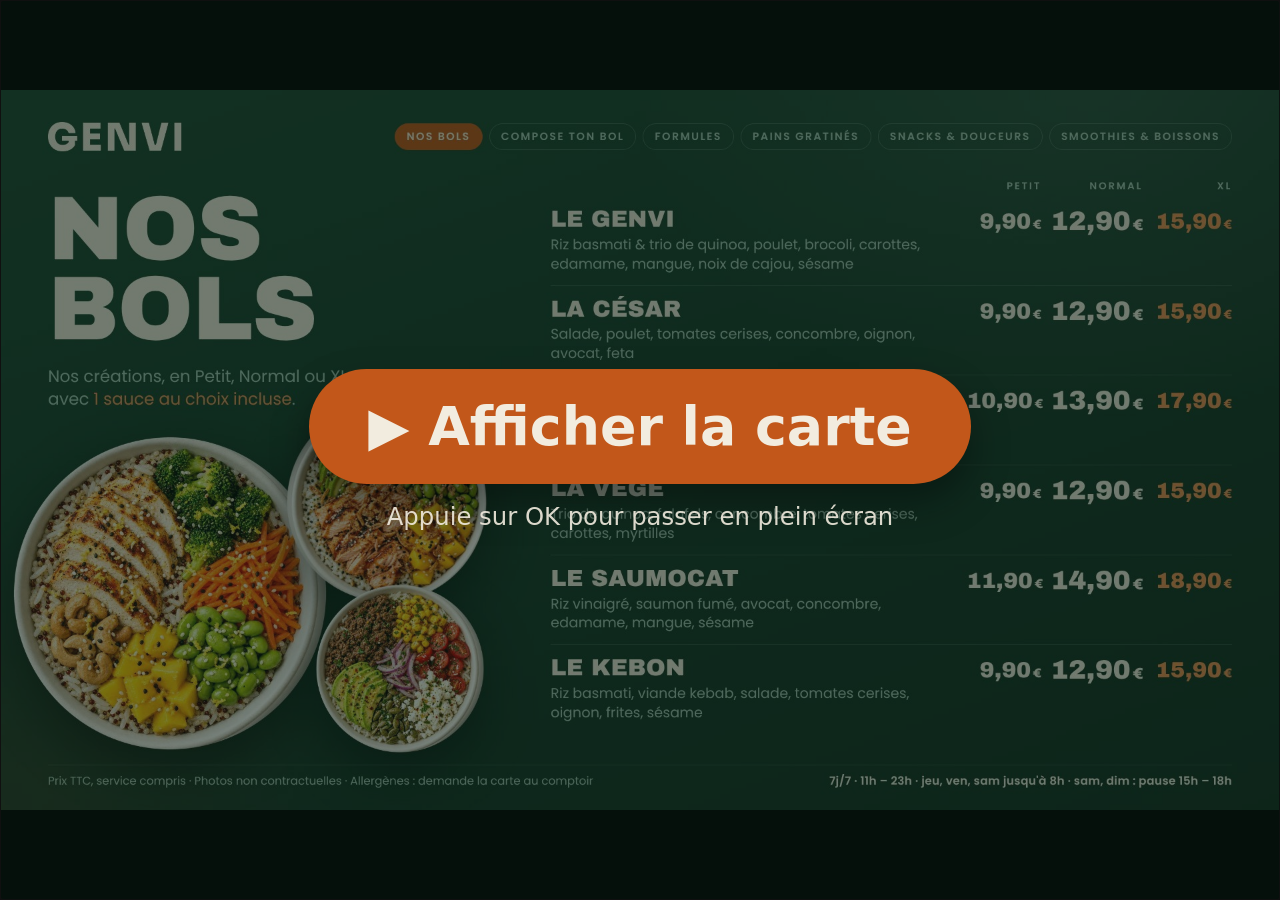
<file: ecran/index.html>
<!doctype html>
<html lang="fr">
<head>
<meta charset="utf-8">
<meta name="viewport" content="width=device-width,initial-scale=1">
<meta name="robots" content="noindex,nofollow">
<title>GENVI — Carte écran</title>
<link rel="icon" href="../assets/img/favicon-32.png">
<style>
html,body{margin:0;height:100%;background:#000;overflow:hidden}
video{position:fixed;top:0;left:0;width:100%;height:100%;object-fit:contain;background:#000}
#go{position:fixed;top:0;left:0;right:0;bottom:0;width:100%;height:100%;display:flex;flex-direction:column;align-items:center;justify-content:center;gap:2vh;
  background:rgba(10,30,21,.55);border:0;margin:0;padding:0;color:#F2ECDF;cursor:pointer;font-family:system-ui,-apple-system,"Segoe UI",Roboto,sans-serif}
#go .b{background:#C2571A;color:#F2ECDF;font-weight:700;font-size:4.2vw;line-height:1;padding:2.4vw 4.6vw;border-radius:999px;box-shadow:0 1.5vw 3vw rgba(0,0,0,.35)}
#go .h{font-size:1.9vw;opacity:.9}
#go.off{display:none}
body.idle,body.idle *{cursor:none}
</style>
</head>
<body>
<video id="v" src="carte-ecran.mp4?v=20261021" poster="poster.jpg" autoplay muted loop playsinline preload="auto"></video>
<button id="go" type="button" autofocus><span class="b">&#9654; Afficher la carte</span><span class="h">Appuie sur OK pour passer en plein écran</span></button>
<script>
(function () {
  var v = document.getElementById('v');
  var go = document.getElementById('go');

  function play() {
    v.muted = true;
    var p = v.play();
    if (p && p.catch) { p.catch(function () { go.className = ''; }); }
  }
  function fullscreen() {
    var el = document.documentElement;
    var fn = el.requestFullscreen || el.webkitRequestFullscreen || el.webkitRequestFullScreen || el.msRequestFullscreen;
    if (fn) { try { var r = fn.call(el); if (r && r.catch) { r.catch(function () {}); } } catch (e) {} }
  }
  function isFull() {
    return !!(document.fullscreenElement || document.webkitFullscreenElement || document.webkitCurrentFullScreenElement);
  }
  function start() { fullscreen(); play(); go.className = 'off'; keepAwake(); }

  go.addEventListener('click', start);
  document.addEventListener('keydown', function (e) {
    if (e.key === 'Enter' || e.keyCode === 13) { start(); }
  });
  // Sortie du plein écran (touche Retour) : on réaffiche le bouton
  ['fullscreenchange', 'webkitfullscreenchange'].forEach(function (ev) {
    document.addEventListener(ev, function () { if (!isFull()) { go.className = ''; } });
  });

  // Relances automatiques si la vidéo s'arrête ou si le réseau coupe
  v.addEventListener('pause', function () { setTimeout(play, 1500); });
  v.addEventListener('error', function () { setTimeout(function () { v.load(); play(); }, 10000); });
  v.addEventListener('stalled', function () { setTimeout(function () { if (v.readyState < 3) { v.load(); play(); } }, 15000); });

  // Écran toujours allumé si le navigateur le permet
  var lock = null;
  function keepAwake() {
    try {
      if ('wakeLock' in navigator && !lock) {
        navigator.wakeLock.request('screen').then(function (l) { lock = l; l.addEventListener('release', function () { lock = null; }); }).catch(function () {});
      }
    } catch (e) {}
  }
  document.addEventListener('visibilitychange', function () { if (document.visibilityState === 'visible') { keepAwake(); play(); } });

  // Curseur masqué après 3 s sans mouvement
  var t;
  function wake() { document.body.className = ''; clearTimeout(t); t = setTimeout(function () { document.body.className = 'idle'; }, 3000); }
  document.addEventListener('mousemove', wake); wake();

  // Nouvelle carte publiée ? (version.txt) : la vidéo est remplacée sans recharger la page, le plein écran reste actif
  var version = '20261021';
  function checkVersion() {
    if (!window.fetch) { return; }
    fetch('version.txt?t=' + Date.now(), { cache: 'no-store' }).then(function (r) { return r.ok ? r.text() : ''; }).then(function (txt) {
      var nv = (txt || '').trim();
      if (/^[0-9a-z-]{4,40}$/i.test(nv) && nv !== version) { version = nv; v.src = 'carte-ecran.mp4?v=' + nv; v.load(); play(); }
    }).catch(function () {});
  }
  setInterval(checkVersion, 30 * 60 * 1000);

  play();
  try { go.focus(); } catch (e) {}
})();
</script>
</body>
</html>
</file>
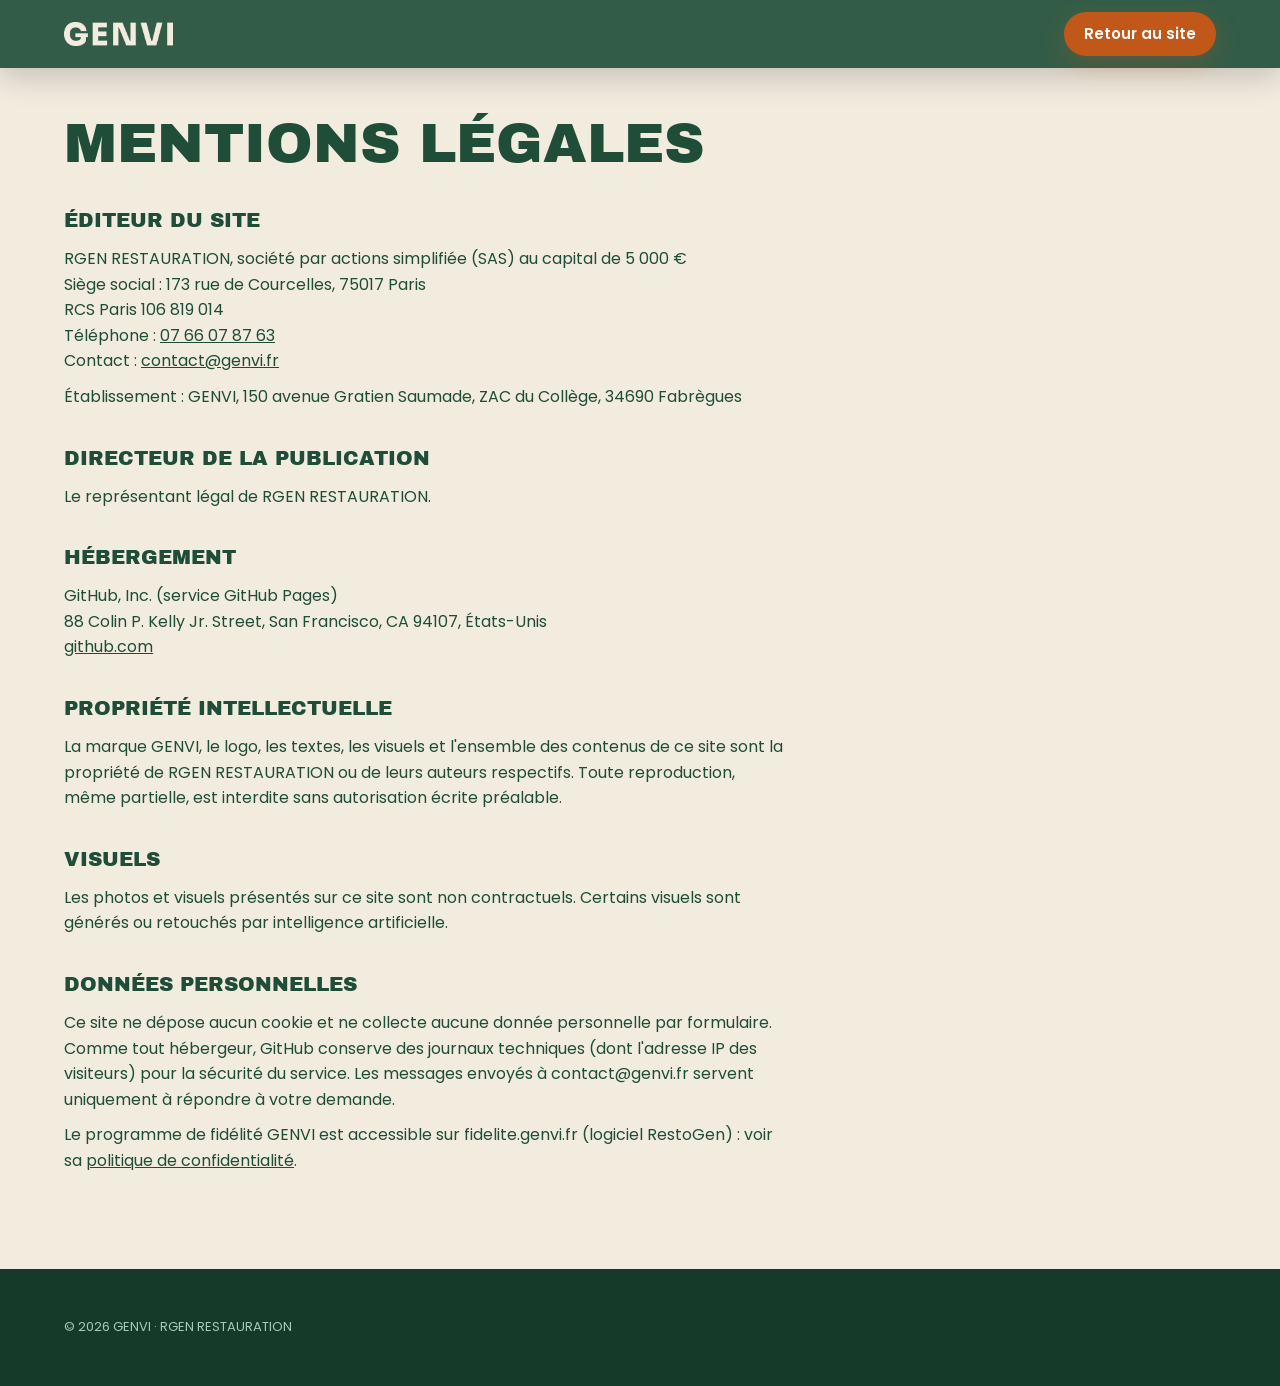
<file: mentions-legales.html>
<!doctype html>
<html lang="fr">
<head>
<meta charset="utf-8">
<meta name="viewport" content="width=device-width, initial-scale=1">
<title>Mentions légales · GENVI</title>
<meta name="robots" content="noindex">
<link rel="icon" href="assets/img/favicon-32.png" sizes="32x32" type="image/png">
<link rel="stylesheet" href="assets/css/style.css">
<script>document.documentElement.classList.add('js');</script>
<style>
.legal{padding:calc(var(--nav-h) + 48px) 0 96px}
.legal h1{font-family:var(--display);font-weight:400;font-size:clamp(32px,4.6vw,56px);text-transform:uppercase;line-height:1;margin-bottom:28px}
.legal h2{font-family:var(--display);font-weight:400;font-size:20px;text-transform:uppercase;margin:32px 0 10px}
.legal p{max-width:720px;font-size:16px}
.legal p + p{margin-top:10px}
</style>
</head>
<body>
<header class="nav is-solid" id="nav">
  <div class="nav__in">
    <a class="nav__logo" href="index.html" aria-label="GENVI, retour à l'accueil"><img src="assets/img/logo-genvi-creme.png" alt="GENVI" width="688" height="151"></a>
    <a class="btn btn--orange btn--sm" href="index.html">Retour au site</a>
  </div>
</header>
<main class="legal">
  <div class="wrap">
    <h1>Mentions légales</h1>

    <h2>Éditeur du site</h2>
    <p>RGEN RESTAURATION, société par actions simplifiée (SAS) au capital de 5&nbsp;000&nbsp;€<br>
    Siège social : 173 rue de Courcelles, 75017 Paris<br>
    RCS Paris 106 819 014<br>
    Téléphone : <a href="tel:+33766078763">07 66 07 87 63</a><br>
    Contact : <a href="mailto:contact@genvi.fr">contact@genvi.fr</a></p>
    <p>Établissement : GENVI, 150 avenue Gratien Saumade, ZAC du Collège, 34690 Fabrègues</p>

    <h2>Directeur de la publication</h2>
    <p>Le représentant légal de RGEN RESTAURATION.</p>

    <h2>Hébergement</h2>
    <p>GitHub, Inc. (service GitHub Pages)<br>
    88 Colin P. Kelly Jr. Street, San Francisco, CA 94107, États-Unis<br>
    <a href="https://github.com" rel="noopener">github.com</a></p>

    <h2>Propriété intellectuelle</h2>
    <p>La marque GENVI, le logo, les textes, les visuels et l'ensemble des contenus de ce site sont la propriété de RGEN RESTAURATION ou de leurs auteurs respectifs. Toute reproduction, même partielle, est interdite sans autorisation écrite préalable.</p>

    <h2>Visuels</h2>
    <p>Les photos et visuels présentés sur ce site sont non contractuels. Certains visuels sont générés ou retouchés par intelligence artificielle.</p>

    <h2>Données personnelles</h2>
    <p>Ce site ne dépose aucun cookie et ne collecte aucune donnée personnelle par formulaire. Comme tout hébergeur, GitHub conserve des journaux techniques (dont l'adresse IP des visiteurs) pour la sécurité du service. Les messages envoyés à contact@genvi.fr servent uniquement à répondre à votre demande.</p>
    <p>Le programme de fidélité GENVI est accessible sur fidelite.genvi.fr (logiciel RestoGen) : voir sa <a href="https://fidelite.genvi.fr/confidentialite" rel="noopener">politique de confidentialité</a>.</p>
  </div>
</main>
<footer class="foot">
  <div class="wrap foot__in">
    <div class="foot__legal"><p>© 2026 GENVI · RGEN RESTAURATION</p></div>
  </div>
</footer>
</body>
</html>
</file>
<file: assets/css/style.css>
/* ============================================================
   GENVI — site vitrine · style.css
   Couleurs : vert #1F4D38 · crème #F2ECDF · menthe #A7C9B5 · orange #C2571A
   Typos : Archivo Black (titres) · Poppins (texte)
   ============================================================ */

@font-face{font-family:"Archivo Black";src:url("../fonts/ArchivoBlack.woff") format("woff");font-weight:400;font-display:swap}
@font-face{font-family:"Poppins";src:url("../fonts/Poppins-400.woff2") format("woff2");font-weight:400;font-display:swap}
@font-face{font-family:"Poppins";src:url("../fonts/Poppins-500.woff2") format("woff2");font-weight:500;font-display:swap}
@font-face{font-family:"Poppins";src:url("../fonts/Poppins-600.woff2") format("woff2");font-weight:600;font-display:swap}
@font-face{font-family:"Poppins";src:url("../fonts/Poppins-700.woff2") format("woff2");font-weight:700;font-display:swap}

:root{
  --green:#1F4D38;
  --green-deep:#163A2A;
  --cream:#F2ECDF;
  --mint:#A7C9B5;
  --orange:#C2571A;
  --white:#FFFFFF;
  --display:"Archivo Black","Poppins",system-ui,sans-serif;
  --body:"Poppins",system-ui,-apple-system,sans-serif;
  --ease-out:cubic-bezier(.16,1,.3,1);
  --ease-spring:cubic-bezier(.34,1.56,.64,1);
  --ease-io:cubic-bezier(.77,0,.18,1);
  --nav-h:68px;
  --wrap:1200px;
  --gutter:24px;
}

*,*::before,*::after{box-sizing:border-box}
html{scroll-behavior:smooth;-webkit-text-size-adjust:100%;overflow-x:clip}
@media (prefers-reduced-motion:reduce){html{scroll-behavior:auto}}
body{
  margin:0;font-family:var(--body);color:var(--green);background:var(--cream);
  line-height:1.6;overflow-x:clip;-webkit-font-smoothing:antialiased;
}
body.is-locked{overflow:hidden}
img{max-width:100%;height:auto;display:block}
a{color:inherit}
svg{display:block}
h1,h2,h3,p{margin:0}
.wrap{max-width:var(--wrap);margin:0 auto;padding-inline:var(--gutter)}

.skip{position:absolute;left:-999px;top:8px;background:var(--orange);color:#fff;padding:10px 16px;border-radius:999px;z-index:100}
.skip:focus{left:16px}

/* ---------- Typo ---------- */
.h2{font-family:var(--display);font-weight:400;font-size:clamp(34px,4.6vw,60px);line-height:1;text-transform:uppercase;letter-spacing:-.01em}
.h3{font-family:var(--display);font-weight:400;font-size:clamp(20px,2vw,24px);line-height:1.1;text-transform:uppercase}
.eyebrow{font-size:13px;font-weight:700;letter-spacing:.16em;text-transform:uppercase;margin-bottom:14px}
.eyebrow--mint{color:var(--mint)}
.eyebrow--orange{color:var(--orange)}
.lead{font-size:clamp(16px,1.4vw,18px);max-width:640px;margin-top:18px}
.small{font-size:14px}

/* ---------- Boutons ---------- */
.btn{
  display:inline-flex;align-items:center;justify-content:center;gap:8px;
  min-height:48px;padding:14px 26px;border-radius:999px;font-weight:600;font-size:16px;
  text-decoration:none;transition:transform .35s var(--ease-out),box-shadow .35s var(--ease-out),background .3s;
  will-change:transform;
}
.btn:hover{transform:translateY(-3px)}
.btn:active{transform:translateY(0) scale(.98)}
.btn--sm{min-height:44px;padding:10px 20px;font-size:15px}
.btn--orange{background:var(--orange);color:#fff;box-shadow:0 8px 24px rgba(194,87,26,.25)}
.btn--orange:hover{box-shadow:0 14px 30px rgba(194,87,26,.35)}
.btn--cream{background:var(--cream);color:var(--green)}
.btn--cream:hover{box-shadow:0 14px 30px rgba(0,0,0,.18)}
.btn--ghost{border:2px solid var(--cream);color:var(--cream);background:transparent}
.btn--ghost:hover{background:rgba(242,236,223,.1)}

/* ---------- Loader ---------- */
.loader{
  position:fixed;inset:0;z-index:200;background:var(--cream);
  display:flex;align-items:center;justify-content:center;
  transform:translateY(0);
}
.loader__word{display:flex;overflow:hidden;font-family:var(--display);font-size:clamp(56px,14vw,160px);color:var(--green);line-height:1;letter-spacing:.02em}
.loader__word span{display:inline-block;transform:translateY(110%);}
html.js .loader.is-on .loader__word span{animation:loaderUp .7s var(--ease-out) forwards}
html.js .loader.is-on .loader__word span:nth-child(2){animation-delay:.06s}
html.js .loader.is-on .loader__word span:nth-child(3){animation-delay:.12s}
html.js .loader.is-on .loader__word span:nth-child(4){animation-delay:.18s}
html.js .loader.is-on .loader__word span:nth-child(5){animation-delay:.24s}
.loader.is-off{animation:loaderWipe .8s var(--ease-io) forwards}
html:not(.js) .loader{display:none}
@keyframes loaderUp{to{transform:translateY(0)}}
@keyframes loaderWipe{to{transform:translateY(-100%)}}

/* ---------- Nav ---------- */
.nav{position:fixed;top:0;left:0;right:0;z-index:50;height:var(--nav-h);transition:background .4s,box-shadow .4s,backdrop-filter .4s}
.nav.is-solid{background:rgba(31,77,56,.9);backdrop-filter:blur(14px);-webkit-backdrop-filter:blur(14px);box-shadow:0 10px 30px rgba(0,0,0,.18)}
.nav__in{max-width:var(--wrap);margin:0 auto;padding:0 var(--gutter);height:100%;display:flex;align-items:center;justify-content:space-between;gap:16px}
.nav__logo{display:flex;align-items:center;min-height:44px}
.nav__logo img{height:24px;width:auto}
.nav__links{display:none;gap:30px;font-size:15px;font-weight:500}
.nav__links a{color:var(--cream);text-decoration:none;position:relative;padding:6px 0}
.nav__links a::after{content:"";position:absolute;left:0;right:0;bottom:0;height:2px;background:var(--orange);transform:scaleX(0);transform-origin:left;transition:transform .35s var(--ease-out)}
.nav__links a:hover::after{transform:scaleX(1)}
.nav__cta{position:relative}
.nav__cta::before{content:"";position:absolute;inset:-3px;border-radius:999px;border:2px solid rgba(194,87,26,.6);opacity:0;animation:pulseRing 2.6s ease-out infinite}
@keyframes pulseRing{0%{transform:scale(.9);opacity:.8}70%{transform:scale(1.25);opacity:0}100%{opacity:0}}
@media (min-width:860px){.nav__links{display:flex}}

/* ---------- Hero ---------- */
.hero{position:relative;background:var(--green);color:var(--cream);overflow:hidden;padding-top:var(--nav-h);min-height:100svh;display:flex;flex-direction:column;justify-content:center}
.hero__blob{position:absolute;border-radius:50%;pointer-events:none;filter:blur(2px)}
.hero__blob--1{width:60vmax;height:60vmax;right:-20vmax;top:-18vmax;background:radial-gradient(circle at 40% 40%,rgba(167,201,181,.28),rgba(167,201,181,0) 62%);animation:breathe 9s ease-in-out infinite}
.hero__blob--2{width:46vmax;height:46vmax;left:-18vmax;bottom:-20vmax;background:radial-gradient(circle at 60% 60%,rgba(194,87,26,.22),rgba(194,87,26,0) 62%);animation:breathe 11s ease-in-out infinite reverse}
@keyframes breathe{0%,100%{transform:scale(1) translate(0,0)}50%{transform:scale(1.12) translate(-2%,2%)}}
.hero__in{position:relative;max-width:var(--wrap);margin:0 auto;padding:28px var(--gutter) 72px;display:grid;gap:28px;width:100%;grid-template-areas:"copy" "art" "more"}
@media (min-width:900px){.hero__in{grid-template-columns:1.1fr 1fr;grid-template-areas:"copy art" "more art";align-items:center;row-gap:24px;column-gap:48px;padding-block:48px 96px}}
.hero__copy{grid-area:copy;display:flex;flex-direction:column;gap:22px;align-self:end}
.hero__more{grid-area:more;display:flex;flex-direction:column;gap:22px;align-self:start}
.hero__art{grid-area:art}
.hero__eyebrow{margin:0}
.hero__title{font-family:var(--display);font-weight:400;font-size:clamp(48px,7vw,88px);line-height:.92;text-transform:uppercase;letter-spacing:-.015em;display:flex;flex-direction:column}
.hero__line{display:block;overflow:hidden;padding-bottom:.06em;margin-bottom:-.06em}
.hero__word{display:inline-block;transform:translateY(110%);opacity:0}
html.is-ready .hero__word{animation:wordUp .9s var(--ease-out) forwards}
html.is-ready .hero__line:nth-child(1) .hero__word:nth-child(1){animation-delay:.05s}
html.is-ready .hero__line:nth-child(1) .hero__word:nth-child(2){animation-delay:.14s}
html.is-ready .hero__line:nth-child(2) .hero__word:nth-child(1){animation-delay:.23s}
html.is-ready .hero__line:nth-child(2) .hero__word:nth-child(2){animation-delay:.32s}
@keyframes wordUp{to{transform:translateY(0);opacity:1}}
.hero__eyebrow,.hero__text,.hero__actions,.hero__tags{opacity:0;transform:translateY(18px)}
html.is-ready .hero__eyebrow{animation:fadeUp .8s var(--ease-out) .0s forwards}
html.is-ready .hero__text{animation:fadeUp .8s var(--ease-out) .45s forwards}
html.is-ready .hero__actions{animation:fadeUp .8s var(--ease-out) .58s forwards}
html.is-ready .hero__tags{animation:fadeUp .8s var(--ease-out) .7s forwards}
@keyframes fadeUp{to{opacity:1;transform:translateY(0)}}
.hero__text{font-size:clamp(16px,1.4vw,19px);max-width:520px}
.hero__actions{display:flex;flex-wrap:wrap;gap:12px}
.hero__tags{display:flex;flex-wrap:wrap;gap:10px}
.tag{border:1.5px solid var(--mint);color:var(--mint);border-radius:999px;padding:8px 16px;font-size:14px;font-weight:600;display:inline-flex;align-items:center;min-height:44px;text-decoration:none}
a.tag{transition:background .3s,color .3s}
a.tag:hover{background:var(--mint);color:var(--green)}

.hero__art{position:relative;aspect-ratio:1/1;width:min(100%,520px);margin:0 auto;}
@media (max-width:899px){.hero__art{width:min(82vw,420px)}}
.hero__bowl img{width:100%;height:auto}
.hero__bowl--main img{animation:spinSlow 140s linear infinite}
.hero__ring{position:absolute;inset:6%;border-radius:50%;border:1.5px dashed rgba(167,201,181,.45);animation:spin 60s linear infinite;opacity:0}
html.is-ready .hero__ring{animation:spin 60s linear infinite,fadeIn 1.2s .6s forwards}
@keyframes spin{to{transform:rotate(360deg)}}
@keyframes fadeIn{to{opacity:1}}
.hero__bowl{position:absolute;filter:drop-shadow(0 24px 36px rgba(0,0,0,.4));opacity:0;will-change:transform}
.hero__bowl--main{left:12%;top:8%;width:76%;transform:scale(.6) rotate(-12deg)}
.hero__bowl--left{left:-2%;bottom:2%;width:40%;transform:translateX(-40px) scale(.8)}
.hero__bowl--right{right:-2%;top:0;width:34%;transform:translateX(40px) scale(.8)}
html.is-ready .hero__bowl--main{animation:bowlMain 1.3s var(--ease-spring) .2s forwards}
html.is-ready .hero__bowl--left{animation:bowlSide 1.1s var(--ease-out) .55s forwards}
html.is-ready .hero__bowl--right{animation:bowlSide 1.1s var(--ease-out) .7s forwards}
@keyframes bowlMain{to{opacity:1;transform:scale(1) rotate(0)}}
@keyframes bowlSide{to{opacity:1;transform:translateX(0) scale(1)}}
/* flottement continu : on anime un wrapper virtuel via variables */
.hero__art.is-live .hero__bowl{opacity:1}
.hero__art.is-live .hero__bowl--main{animation:floatMain 7s ease-in-out infinite}
.hero__art.is-live .hero__bowl--left{animation:floatA 6s ease-in-out infinite}
.hero__art.is-live .hero__bowl--right{animation:floatB 8s ease-in-out infinite}
@keyframes floatMain{0%,100%{transform:translate(var(--px,0),var(--py,0)) rotate(0)}50%{transform:translate(var(--px,0),calc(var(--py,0) - 10px)) rotate(2deg)}}
@keyframes floatA{0%,100%{transform:translate(var(--px,0),var(--py,0))}50%{transform:translate(var(--px,0),calc(var(--py,0) - 12px))}}
@keyframes floatB{0%,100%{transform:translate(var(--px,0),var(--py,0))}50%{transform:translate(var(--px,0),calc(var(--py,0) + 12px))}}
.hero__badge{
  position:absolute;right:3%;bottom:8%;width:clamp(96px,24%,136px);aspect-ratio:1/1;border-radius:50%;
  background:var(--orange);color:#fff;display:flex;flex-direction:column;align-items:center;justify-content:center;
  box-shadow:0 14px 28px rgba(0,0,0,.28);transform:scale(0) rotate(-30deg);opacity:0;z-index:2
}
html.is-ready .hero__badge{animation:badgePop .9s var(--ease-spring) 1.05s forwards}
@keyframes badgePop{to{transform:scale(1) rotate(-10deg);opacity:1}}
.hero__badge-small{font-size:14px;font-weight:600;line-height:1}
.hero__badge-price{font-family:var(--display);font-size:clamp(22px,2.4vw,32px);line-height:1.1;white-space:nowrap}
.hero__scroll{position:absolute;left:50%;bottom:18px;transform:translateX(-50%);width:28px;height:46px;border:2px solid rgba(242,236,223,.5);border-radius:999px;display:none}
.hero__scroll span{position:absolute;left:50%;top:8px;width:4px;height:8px;margin-left:-2px;border-radius:2px;background:var(--mint);animation:scrollDot 1.8s ease-in-out infinite}
@keyframes scrollDot{0%{transform:translateY(0);opacity:1}70%{transform:translateY(18px);opacity:0}100%{opacity:0}}
@media (min-width:900px){.hero__scroll{display:block}}

/* ---------- Ruban ---------- */
.ribbon{background:var(--orange);color:var(--cream);overflow:hidden;transform:rotate(-1.6deg) scale(1.03);margin:-10px 0 -14px;position:relative;z-index:3;box-shadow:0 10px 30px rgba(0,0,0,.15)}
.ribbon__track{display:flex;align-items:center;gap:28px;white-space:nowrap;padding:14px 0;width:max-content;animation:marquee 28s linear infinite;font-family:var(--display);font-size:clamp(16px,2vw,22px);text-transform:uppercase;letter-spacing:.02em}
.ribbon__track i{width:10px;height:10px;border-radius:50%;background:var(--cream);flex:none;opacity:.9}
@keyframes marquee{to{transform:translateX(-50%)}}

/* ---------- Compose (scroll) ---------- */
.build{position:relative;height:460vh;background:var(--cream)}
.build__sticky{position:sticky;top:0;height:100svh;display:flex;flex-direction:column;justify-content:center;padding:calc(var(--nav-h) + 8px) var(--gutter) 24px;max-width:var(--wrap);margin:0 auto}
.build__head{text-align:center}
.build__stage{display:grid;gap:18px;margin-top:18px;align-items:center;justify-items:center}
@media (min-width:900px){.build__stage{grid-template-columns:1fr 1fr;gap:56px;margin-top:40px}.build__head{text-align:left}}
.build__bowl{position:relative;width:min(70vw,36svh,420px);aspect-ratio:1/1}
@media (min-width:900px){.build__bowl{width:min(100%,56svh,460px)}}
.build__ring{position:absolute;inset:-8%;width:116%;height:116%;transform:rotate(-90deg)}
.build__ring circle{fill:none;stroke-width:1.6;stroke-linecap:round}
.build__ring-bg{stroke:rgba(31,77,56,.14)}
.build__ring-fg{stroke:var(--orange);stroke-dasharray:295.3;stroke-dashoffset:295.3;transition:stroke-dashoffset .25s linear}
.build__layer{position:absolute;inset:0;opacity:0;transform:scale(1.08) rotate(6deg);transition:opacity .55s var(--ease-out),transform .8s var(--ease-out);filter:drop-shadow(0 22px 30px rgba(31,77,56,.25))}
.build__layer.is-active{opacity:1;transform:scale(1) rotate(0)}
.build__num{position:absolute;left:-2%;top:-2%;width:clamp(48px,13%,64px);aspect-ratio:1/1;border-radius:50%;background:var(--orange);color:#fff;font-family:var(--display);font-size:clamp(22px,2.4vw,30px);box-shadow:0 10px 20px rgba(0,0,0,.2);overflow:hidden}
.build__num span{position:absolute;inset:0;display:flex;align-items:center;justify-content:center;transform:translateY(100%);transition:transform .45s var(--ease-out)}
.build__num span.is-active{transform:translateY(0)}
.build__num span.is-past{transform:translateY(-100%)}
.build__copy{width:100%;max-width:520px}
.build__steps{list-style:none;margin:0;padding:0;position:relative;min-height:150px}
@media (min-width:900px){.build__steps{min-height:170px}}
.build__step{position:absolute;inset:0;opacity:0;transform:translateY(18px);transition:opacity .45s var(--ease-out),transform .6s var(--ease-out);pointer-events:none;text-align:center}
@media (min-width:900px){.build__step{text-align:left}}
.build__step.is-active{opacity:1;transform:none;pointer-events:auto}
.build__step h3{margin-bottom:10px;font-size:clamp(24px,3vw,36px)}
.build__step p{font-size:clamp(15px,1.3vw,17px)}
.build__dots{display:flex;gap:8px;justify-content:center;margin-top:8px}
@media (min-width:900px){.build__dots{justify-content:flex-start}}
.build__dots i{width:10px;height:6px;border-radius:3px;background:rgba(31,77,56,.2);transition:width .4s var(--ease-out),background .4s}
.build__dots i.is-active{width:34px;background:var(--orange)}
.build__hint{margin-top:16px;font-size:14px;text-align:center;opacity:.85}
@media (min-width:900px){.build__hint{text-align:left}}
/* sans JS ou mouvement réduit : tout affiché */
html:not(.js) .build,html.reduced .build{height:auto}
html:not(.js) .build__sticky,html.reduced .build__sticky{position:static;height:auto;padding-top:80px}
html:not(.js) .build__layer,html.reduced .build__layer{opacity:1;transform:none;position:static}
html:not(.js) .build__layer:not(:first-of-type),html.reduced .build__layer:not(:first-of-type){display:none}
html:not(.js) .build__steps,html.reduced .build__steps{min-height:0;display:grid;gap:20px}
html:not(.js) .build__step,html.reduced .build__step{position:static;opacity:1;transform:none}
html:not(.js) .build__dots,html.reduced .build__dots,html:not(.js) .build__num,html.reduced .build__num,html:not(.js) .build__ring,html.reduced .build__ring{display:none}

/* ---------- Tailles ---------- */
.sizes{padding:40px 0 96px}
.sizes__title{margin-bottom:18px}
.sizes__grid{display:grid;gap:16px}
@media (min-width:760px){.sizes__grid{grid-template-columns:repeat(3,1fr);gap:20px}}
.size{border:2px solid var(--green);border-radius:24px;padding:26px 26px 22px;background:transparent;transition:background .4s,color .4s,transform .5s var(--ease-out)}
.size:hover{background:var(--green);color:var(--cream);transform:translateY(-4px)}
.size:hover .size__price{color:var(--mint)}
.size__row{display:flex;justify-content:space-between;align-items:baseline;gap:12px;margin-bottom:6px}
.size__name{font-family:var(--display);font-size:22px;text-transform:uppercase}
.size__price{font-family:var(--display);font-size:28px;color:var(--orange);white-space:nowrap;transition:color .4s}
.size p{font-size:15px}
.sizes__note{margin-top:16px;font-size:14px}
a.size{display:block;color:inherit;text-decoration:none}
a.size:focus-visible{outline:3px solid var(--orange);outline-offset:4px}
.size__cta{display:inline-flex;align-items:center;gap:6px;margin-top:12px;min-height:24px;font-weight:700;font-size:15px;color:var(--orange);transition:color .4s}
.size:hover .size__cta{color:var(--mint)}

/* ---------- Créations ---------- */
.creations{background:var(--mint);padding:96px 0 72px;overflow:hidden}
.cards{display:flex;gap:18px;overflow-x:auto;scroll-snap-type:x mandatory;padding:36px var(--gutter) 24px;-webkit-overflow-scrolling:touch;scrollbar-width:none}
.cards::-webkit-scrollbar{display:none}
.card{flex:0 0 min(78vw,340px);scroll-snap-align:center;background:var(--cream);border-radius:28px;padding:26px;display:flex;flex-direction:column;gap:10px;transform-style:preserve-3d;transition:transform .5s var(--ease-out),box-shadow .5s var(--ease-out);position:relative}
.card:hover{box-shadow:0 30px 50px rgba(31,77,56,.22)}
.card__img{width:70%;align-self:center;filter:drop-shadow(0 18px 24px rgba(31,77,56,.28));transition:transform .7s var(--ease-out)}
.card:hover .card__img{transform:translateY(-10px) rotate(-8deg) scale(1.04)}
.card__img--soon{aspect-ratio:1/1;border-radius:50%;border:2px dashed var(--green);display:flex;align-items:center;justify-content:center;text-align:center;font-size:14px;font-weight:600;filter:none;line-height:1.3}
.card__row{display:flex;justify-content:space-between;align-items:baseline;gap:12px;margin-top:8px}
.card__name{font-family:var(--display);font-weight:400;font-size:21px;text-transform:uppercase;line-height:1.1}
.card__price{font-family:var(--display);font-size:21px;color:var(--orange);white-space:nowrap}
.card__desc{font-size:15px;line-height:1.5}
.card__meta{font-size:13px;font-weight:600}
.creations__note{text-align:center;font-size:13px;padding:0 var(--gutter)}
@media (min-width:1000px){
  .cards{display:grid;grid-template-columns:repeat(3,1fr);gap:24px;overflow:visible;max-width:var(--wrap);margin:0 auto;padding-top:40px}
  .card{flex:none}
  .creations__note{font-size:14px}
}

/* ---------- Crousty ---------- */
.crousty{padding:96px 0 80px;overflow:hidden}
.crousty__in{display:grid;gap:40px;align-items:center}
@media (min-width:900px){.crousty__in{grid-template-columns:1fr 1.1fr;gap:56px}}
.crousty__art{position:relative;width:min(100%,460px);margin:0 auto;aspect-ratio:1/1}
.crousty__halo{position:absolute;inset:4%;border-radius:50%;background:radial-gradient(circle,rgba(194,87,26,.26),rgba(194,87,26,0) 68%);animation:breathe 7s ease-in-out infinite}
.crousty__img{position:relative;filter:drop-shadow(0 26px 34px rgba(31,77,56,.3));animation:spinSlow 90s linear infinite}
@keyframes spinSlow{to{transform:rotate(360deg)}}
.crousty__stamp{position:absolute;right:-2%;top:6%;background:var(--orange);color:#fff;font-family:var(--display);text-transform:uppercase;font-size:clamp(16px,1.8vw,22px);padding:10px 18px;border-radius:999px;transform:rotate(12deg) scale(0);box-shadow:0 10px 20px rgba(0,0,0,.2)}
.crousty__art.is-in .crousty__stamp{animation:stampPop .8s var(--ease-spring) .5s forwards}
@keyframes stampPop{to{transform:rotate(12deg) scale(1)}}
.crousty__copy{display:flex;flex-direction:column;gap:18px}
.item{border-top:2px solid var(--green);padding-top:18px}
.item__row{display:flex;justify-content:space-between;align-items:baseline;gap:12px;margin-bottom:4px}
.item__price{font-family:var(--display);font-size:22px;color:var(--orange);white-space:nowrap}
.item p{font-size:15px}
.chips{display:flex;flex-wrap:wrap;gap:8px}
.chip{background:var(--green);color:var(--cream);border-radius:999px;padding:7px 14px;font-size:13px;font-weight:600;opacity:0;transform:scale(.6)}
.chips.is-in .chip{animation:chipPop .6s var(--ease-spring) forwards;animation-delay:calc(var(--i) * 70ms)}
@keyframes chipPop{to{opacity:1;transform:scale(1)}}
.drinks{background:var(--mint);border-radius:24px;padding:22px 24px;display:flex;flex-direction:column;gap:6px;margin-top:6px}
.drinks__title{font-family:var(--display);font-size:20px;text-transform:uppercase}
.drinks p{font-size:15px}
.drinks .small{font-size:13px}
.drinks__free{font-weight:700}

/* ---------- Promo ---------- */
.promo{background:var(--orange);color:#fff;padding:52px 0}
.promo__in{display:flex;flex-wrap:wrap;align-items:center;justify-content:space-between;gap:12px 32px}
.promo__big{font-family:var(--display);font-size:clamp(30px,4.2vw,52px);line-height:1.05;text-transform:uppercase}
.promo__num{display:inline-block;background:var(--cream);color:var(--orange);padding:2px 14px;border-radius:14px;transform:rotate(-3deg);margin-right:6px}
.promo__big.is-in .promo__num{animation:numSwing 1.2s var(--ease-spring) .3s}
@keyframes numSwing{0%{transform:rotate(-3deg) scale(1)}40%{transform:rotate(4deg) scale(1.12)}100%{transform:rotate(-3deg) scale(1)}}
.promo__sub{font-size:19px;font-weight:700}

/* ---------- Et aussi : paninis, sucré, smoothies ---------- */
.extra{padding:96px 0 88px;background:var(--cream)}
.extra__grid{display:grid;gap:22px;margin-top:36px}
@media (min-width:900px){.extra__grid{grid-template-columns:repeat(3,1fr);gap:28px;align-items:start}}
.menu{background:var(--white);border-radius:28px;padding:26px 24px 24px;display:flex;flex-direction:column;gap:14px;box-shadow:0 18px 40px rgba(31,77,56,.08)}
.menu__title{font-family:var(--display);font-weight:400;font-size:22px;line-height:1.1;text-transform:uppercase}
.menu__title--sub{margin-top:12px}
.menu__item{border-top:1.5px solid rgba(31,77,56,.18);padding-top:12px}
.menu__row{display:flex;justify-content:space-between;align-items:baseline;gap:12px}
.menu__name{font-weight:700;font-size:16px;line-height:1.35}
.menu__price{font-family:var(--display);font-size:18px;color:var(--orange);white-space:nowrap}
.menu__desc{font-size:14px;margin-top:2px}
.menu__note{font-size:13px;font-weight:600}
.menu__boost{background:var(--cream);border-radius:18px;padding:14px 16px;display:flex;flex-direction:column;gap:4px}
.menu__boost-title{font-family:var(--display);font-size:16px;line-height:1.2;text-transform:uppercase;color:var(--orange)}
.menu__boost p{font-size:14px}
.menu__boost .menu__boost-note{font-size:12.5px;opacity:.85}
.extra .drinks{margin-top:28px}
/* Formules (prix totaux) */
.formules{margin-top:22px;background:var(--white);border-radius:28px;padding:26px 24px 22px;display:flex;flex-direction:column;gap:12px;box-shadow:0 18px 40px rgba(31,77,56,.08)}
.fx{display:flex;flex-direction:column;gap:12px}
.fx__row{display:grid;gap:10px;border-top:1.5px solid rgba(31,77,56,.18);padding-top:12px}
.fx__name{display:flex;flex-direction:column}
.fx__prices{display:grid;grid-template-columns:repeat(3,minmax(0,1fr));gap:8px 10px;margin:0}
.fx__prices div{display:flex;flex-direction:column;gap:2px}
.fx__prices dt{font-size:11px;font-weight:600;letter-spacing:.08em;text-transform:uppercase;opacity:.7}
.fx__prices dd{margin:0;font-family:var(--display);font-size:16px;white-space:nowrap}
.fx__prices .is-main dd{color:var(--orange);font-size:19px}
@media (min-width:900px){
  .fx__row{grid-template-columns:1fr auto;align-items:center;gap:28px}
  .fx__prices{grid-template-columns:repeat(5,104px);text-align:right}
  .fx__prices div{align-items:flex-end}
}


/* ---------- Fidélité ---------- */
.eyebrow--cream{color:var(--cream)}
.loyalty{background:var(--orange);color:#fff;padding:88px 0}
.loyalty__in{display:grid;gap:36px;align-items:center}
@media (min-width:900px){.loyalty__in{grid-template-columns:1.1fr 1fr;gap:56px}}
.loyalty__big{margin-top:18px;font-family:var(--display);font-size:clamp(24px,3vw,36px);line-height:1.1;text-transform:uppercase}
.loyalty__big.is-in .promo__num{animation:numSwing 1.2s var(--ease-spring) .3s}
.loyalty__actions{display:flex;flex-wrap:wrap;align-items:center;gap:12px 22px;margin-top:26px}
.loyalty__link{color:#fff;font-weight:600;min-height:44px;display:inline-flex;align-items:center}
.loyalty__student{margin-top:18px;max-width:560px;background:var(--cream);color:var(--green);border-radius:20px;padding:14px 18px;font-size:16px;line-height:1.45;box-shadow:0 12px 28px rgba(0,0,0,.12)}
.loyalty__student strong{color:var(--orange)}
.loyalty__note{margin-top:14px;font-size:13px;opacity:.9}
.rewards{list-style:none;margin:0;padding:0;display:grid;gap:14px}
.reward{display:flex;align-items:center;gap:18px;background:var(--cream);color:var(--green);border-radius:24px;padding:16px 20px}
.reward__pts{flex:none;width:88px;height:88px;border-radius:20px;background:var(--green);color:var(--cream);display:flex;flex-direction:column;align-items:center;justify-content:center;font-family:var(--display);font-size:28px;line-height:1}
.reward__pts small{font-family:var(--body);font-size:12px;font-weight:600;margin-top:6px}
.reward__txt{font-weight:600;font-size:16px;line-height:1.35}

/* ---------- Infos ---------- */
.infos{background:var(--green);color:var(--cream);padding:96px 0}
.infos__in{display:grid;gap:40px;align-items:center}
@media (min-width:900px){.infos__in{grid-template-columns:1.1fr 1fr;gap:56px}}
.infos__photo{margin:0;display:flex;flex-direction:column;gap:8px}
.infos__photo img{border-radius:28px;clip-path:inset(0 100% 0 0 round 28px);transition:clip-path 1.2s var(--ease-io)}
.infos__photo.is-in img{clip-path:inset(0 0 0 0 round 28px)}
.infos__photo figcaption{font-size:12px;color:var(--mint)}
.infos__copy{display:flex;flex-direction:column;gap:22px}
.infos__list{list-style:none;margin:0;padding:0;display:flex;flex-direction:column;gap:16px}
.infos__list li{display:flex;gap:14px;align-items:flex-start;font-size:17px}
.infos__list svg{width:24px;height:24px;flex:none;margin-top:3px;fill:none;stroke:var(--mint);stroke-width:2;stroke-linecap:round;stroke-linejoin:round}
.infos__list a{color:var(--cream)}
.infos__actions{display:flex;flex-wrap:wrap;gap:12px}
.order{border:2px solid var(--mint);border-radius:24px;padding:22px 24px;display:flex;flex-direction:column;gap:6px}
.order__title{font-family:var(--display);font-size:20px;text-transform:uppercase}
.order p{font-size:15px}
.order__btn{align-self:flex-start;margin-top:10px}

/* ---------- Footer ---------- */
.foot{background:var(--green-deep);color:var(--cream);padding:48px 0}
.foot__in{display:flex;flex-wrap:wrap;justify-content:space-between;align-items:flex-start;gap:24px 48px}
.foot__brand{display:flex;flex-direction:column;gap:12px;flex:1 1 320px}
.foot__brand img{height:28px;width:auto;align-self:flex-start}
.foot__brand p{font-size:14px}
.foot__links{display:flex;flex-wrap:wrap;gap:8px 24px;font-size:14px;font-weight:500}
.foot__links a{color:var(--cream);min-height:44px;display:inline-flex;align-items:center}
.foot__legal{flex:1 1 100%;font-size:13px;color:var(--mint);display:flex;flex-direction:column;gap:6px}

/* ---------- Reveal au scroll ---------- */
.rv{opacity:0;transform:translateY(28px);transition:opacity .9s var(--ease-out),transform .9s var(--ease-out);transition-delay:calc(var(--i,0) * 90ms)}
.rv.is-in{opacity:1;transform:none}
html:not(.js) .rv{opacity:1;transform:none}

/* ---------- Mouvement réduit ---------- */
@media (prefers-reduced-motion:reduce){
  *,*::before,*::after{animation-duration:.001s !important;animation-iteration-count:1 !important;transition-duration:.001s !important}
  .hero__word,.hero__eyebrow,.hero__text,.hero__actions,.hero__tags,.hero__bowl,.hero__badge,.hero__ring,.chip,.rv{opacity:1;transform:none}
  .hero__badge{transform:rotate(-10deg)}
  .ribbon__track{animation:none}
  .loader{display:none}
  .infos__photo img{clip-path:none}
  .crousty__stamp{transform:rotate(12deg) scale(1)}
}
</file>
